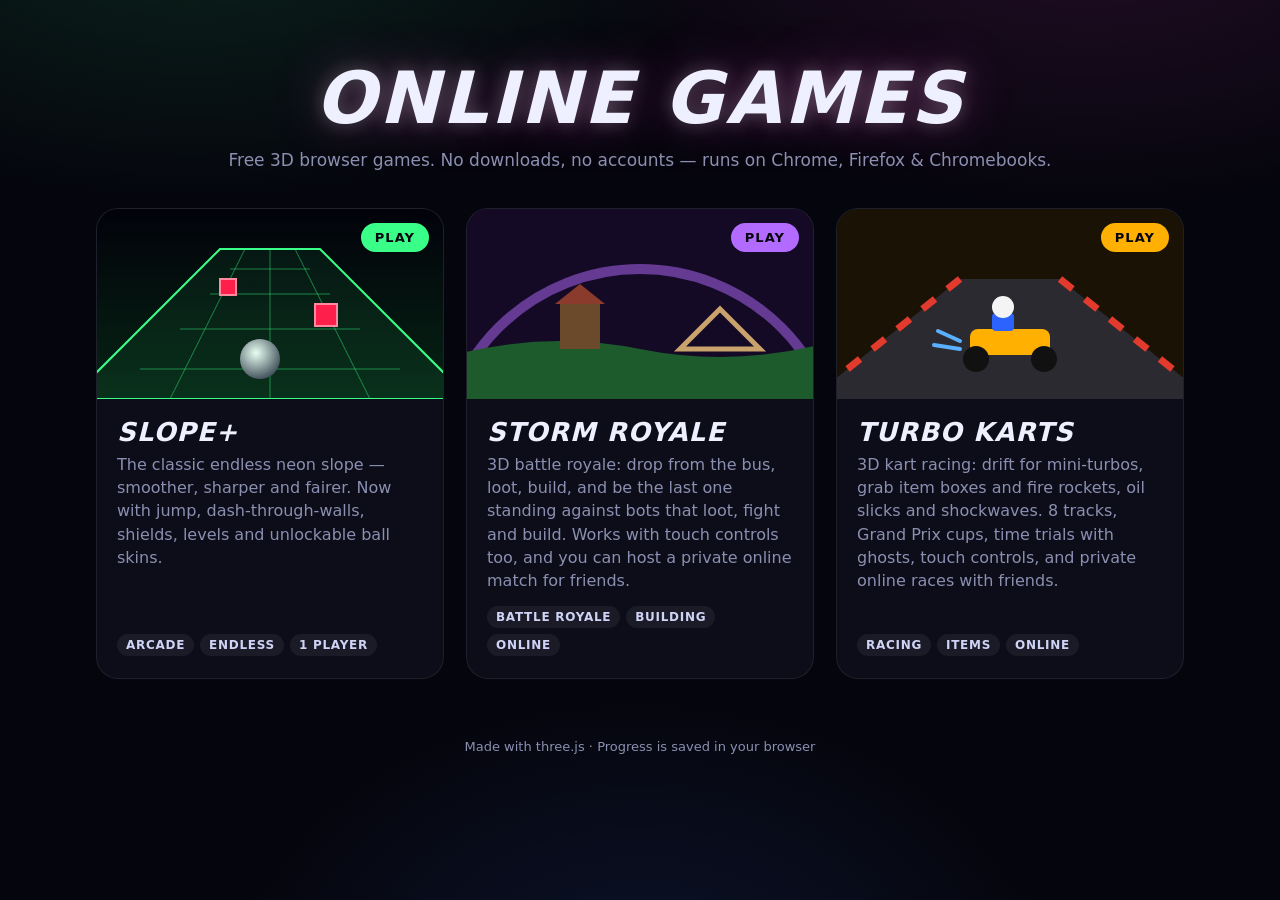
<file: index.html>
<!doctype html>
<html lang="en">
  <head>
    <meta charset="utf-8" />
    <meta name="viewport" content="width=device-width, initial-scale=1" />
    <title>Online Games Arcade</title>
    <meta name="description" content="Free browser games — no downloads, works on Chrome, Firefox and Chromebooks." />
    <meta name="theme-color" content="#05050d" />
    <link rel="icon" href="data:image/svg+xml,%3Csvg xmlns='http://www.w3.org/2000/svg' viewBox='0 0 64 64'%3E%3Crect width='64' height='64' rx='14' fill='%2305050d'/%3E%3Cpath d='M14 40h36M22 32v16M42 34a3 3 0 1 0 0.1 0M48 40a3 3 0 1 0 0.1 0' stroke='%23ff4fd8' stroke-width='5' stroke-linecap='round' fill='none'/%3E%3C/svg%3E" />
    <style>
      :root {
        --bg: #05050d;
        --card: #0d0d1a;
        --text: #eef0ff;
        --muted: #8b8fb0;
      }
      * {
        box-sizing: border-box;
      }
      html,
      body {
        margin: 0;
        min-height: 100%;
        background: var(--bg);
        color: var(--text);
        font-family: system-ui, -apple-system, 'Segoe UI', Roboto, Ubuntu, Arial, sans-serif;
      }
      body {
        background:
          radial-gradient(900px 500px at 15% -10%, rgba(57, 255, 136, 0.12), transparent 60%),
          radial-gradient(900px 500px at 85% -10%, rgba(255, 79, 216, 0.12), transparent 60%),
          radial-gradient(700px 500px at 50% 110%, rgba(61, 125, 255, 0.12), transparent 60%),
          var(--bg);
        min-height: 100vh;
      }
      header {
        text-align: center;
        padding: 56px 16px 18px;
      }
      h1 {
        margin: 0;
        font-size: clamp(38px, 7vw, 72px);
        font-weight: 900;
        font-style: italic;
        letter-spacing: 0.04em;
        text-shadow:
          0 0 18px rgba(255, 255, 255, 0.25),
          0 0 50px rgba(255, 79, 216, 0.35);
      }
      header p {
        color: var(--muted);
        margin: 10px 0 0;
        font-size: 17px;
      }
      main {
        max-width: 1120px;
        margin: 0 auto;
        padding: 20px 16px 60px;
        display: grid;
        grid-template-columns: repeat(auto-fit, minmax(300px, 1fr));
        gap: 22px;
      }
      .card {
        --c: #39ff88;
        position: relative;
        display: flex;
        flex-direction: column;
        border-radius: 22px;
        overflow: hidden;
        background: var(--card);
        border: 1px solid rgba(255, 255, 255, 0.08);
        text-decoration: none;
        color: inherit;
        transition:
          transform 0.15s ease,
          border-color 0.15s ease,
          box-shadow 0.2s ease;
      }
      .card:hover,
      .card:focus-visible {
        transform: translateY(-4px);
        border-color: var(--c);
        box-shadow: 0 0 40px color-mix(in srgb, var(--c) 35%, transparent);
        outline: none;
      }
      .art {
        height: 190px;
        position: relative;
        overflow: hidden;
      }
      .art svg {
        width: 100%;
        height: 100%;
        display: block;
      }
      .body {
        padding: 18px 20px 22px;
        flex: 1;
        display: flex;
        flex-direction: column;
      }
      .body h2 {
        margin: 0 0 6px;
        font-size: 26px;
        font-style: italic;
        letter-spacing: 0.04em;
      }
      .body p {
        margin: 0 0 14px;
        color: var(--muted);
        line-height: 1.45;
        flex: 1;
      }
      .tags {
        display: flex;
        flex-wrap: wrap;
        gap: 6px;
      }
      .tags span {
        font-size: 12px;
        font-weight: 700;
        letter-spacing: 0.06em;
        padding: 4px 9px;
        border-radius: 999px;
        background: rgba(255, 255, 255, 0.06);
        color: #cfd3f5;
      }
      .play {
        position: absolute;
        top: 14px;
        right: 14px;
        background: var(--c);
        color: #05050d;
        font-weight: 900;
        letter-spacing: 0.08em;
        border-radius: 999px;
        padding: 7px 14px;
        font-size: 13px;
      }
      .soon {
        opacity: 0.55;
        pointer-events: none;
      }
      .soon .play {
        background: #444;
        color: #ddd;
      }
      footer {
        text-align: center;
        color: var(--muted);
        font-size: 13px;
        padding: 0 16px 40px;
      }
    </style>
  </head>
  <body>
    <header>
      <h1>ONLINE GAMES</h1>
      <p>Free 3D browser games. No downloads, no accounts — runs on Chrome, Firefox &amp; Chromebooks.</p>
    </header>
    <main>
      <a class="card" href="slope/" style="--c: #39ff88">
        <div class="art">
          <svg viewBox="0 0 400 190" preserveAspectRatio="xMidYMid slice" aria-hidden="true">
            <defs>
              <linearGradient id="sg" x1="0" y1="0" x2="0" y2="1">
                <stop offset="0" stop-color="#02020a" />
                <stop offset="1" stop-color="#062414" />
              </linearGradient>
              <radialGradient id="sb" cx="0.4" cy="0.35" r="0.7">
                <stop offset="0" stop-color="#e9fff3" />
                <stop offset="1" stop-color="#3b4a55" />
              </radialGradient>
            </defs>
            <rect width="400" height="190" fill="url(#sg)" />
            <g stroke="#39ff88" stroke-width="2" fill="rgba(57,255,136,0.06)">
              <path d="M150 40 L250 40 L400 190 L0 190 Z" />
            </g>
            <g stroke="#39ff88" stroke-opacity="0.45" stroke-width="1">
              <path d="M200 40 L200 190 M175 40 L100 190 M225 40 L300 190 M160 60 L240 60 M140 85 L260 85 M110 120 L290 120 M70 160 L330 160" />
            </g>
            <rect x="245" y="95" width="22" height="22" fill="#ff1f4b" stroke="#ff8aa0" stroke-width="2" />
            <rect x="150" y="70" width="16" height="16" fill="#ff1f4b" stroke="#ff8aa0" stroke-width="2" />
            <circle cx="190" cy="150" r="20" fill="url(#sb)" />
          </svg>
          <span class="play">PLAY</span>
        </div>
        <div class="body">
          <h2>SLOPE+</h2>
          <p>The classic endless neon slope — smoother, sharper and fairer. Now with jump, dash-through-walls, shields, levels and unlockable ball skins.</p>
          <div class="tags"><span>ARCADE</span><span>ENDLESS</span><span>1 PLAYER</span></div>
        </div>
      </a>

      <a class="card" href="storm/" style="--c: #b36bff">
        <div class="art">
          <svg viewBox="0 0 400 190" preserveAspectRatio="xMidYMid slice" aria-hidden="true">
            <rect width="400" height="190" fill="#140a26" />
            <circle cx="200" cy="260" r="200" fill="none" stroke="#b36bff" stroke-width="10" stroke-opacity="0.5" />
            <path d="M0 150 Q100 120 200 140 T400 130 L400 190 L0 190Z" fill="#1d5a2c" />
            <rect x="120" y="95" width="40" height="45" fill="#6b4a2b" />
            <path d="M115 95 L140 75 L165 95Z" fill="#8a3b2b" />
            <path d="M240 140 L280 100 L320 140Z" fill="none" stroke="#c9a36b" stroke-width="5" />
          </svg>
          <span class="play">PLAY</span>
        </div>
        <div class="body">
          <h2>STORM ROYALE</h2>
          <p>3D battle royale: drop from the bus, loot, build, and be the last one standing against bots that loot, fight and build. Works with touch controls too, and you can host a private online match for friends.</p>
          <div class="tags"><span>BATTLE ROYALE</span><span>BUILDING</span><span>ONLINE</span></div>
        </div>
      </a>

      <a class="card" href="kart/" style="--c: #ffb000">
        <div class="art">
          <svg viewBox="0 0 400 190" preserveAspectRatio="xMidYMid slice" aria-hidden="true">
            <rect width="400" height="190" fill="#1a1204" />
            <path d="M0 190 L150 70 L250 70 L400 190Z" fill="#2a2a30" />
            <path d="M150 70 L0 190" stroke="#e23b2e" stroke-width="7" stroke-dasharray="16 16" />
            <path d="M250 70 L400 190" stroke="#e23b2e" stroke-width="7" stroke-dasharray="16 16" />
            <rect x="160" y="120" width="80" height="26" rx="8" fill="#ffb000" />
            <rect x="182" y="104" width="22" height="18" rx="4" fill="#2c63ff" />
            <circle cx="193" cy="98" r="11" fill="#f4f4f4" />
            <circle cx="166" cy="150" r="13" fill="#111" />
            <circle cx="234" cy="150" r="13" fill="#111" />
            <path d="M150 140 l-26 -4 M150 132 l-22 -10" stroke="#5ab0ff" stroke-width="4" stroke-linecap="round" />
          </svg>
          <span class="play">PLAY</span>
        </div>
        <div class="body">
          <h2>TURBO KARTS</h2>
          <p>3D kart racing: drift for mini-turbos, grab item boxes and fire rockets, oil slicks and shockwaves. 8 tracks, Grand Prix cups, time trials with ghosts, touch controls, and private online races with friends.</p>
          <div class="tags"><span>RACING</span><span>ITEMS</span><span>ONLINE</span></div>
        </div>
      </a>
    </main>
    <footer>Made with three.js · Progress is saved in your browser</footer>
  </body>
</html>
</file>
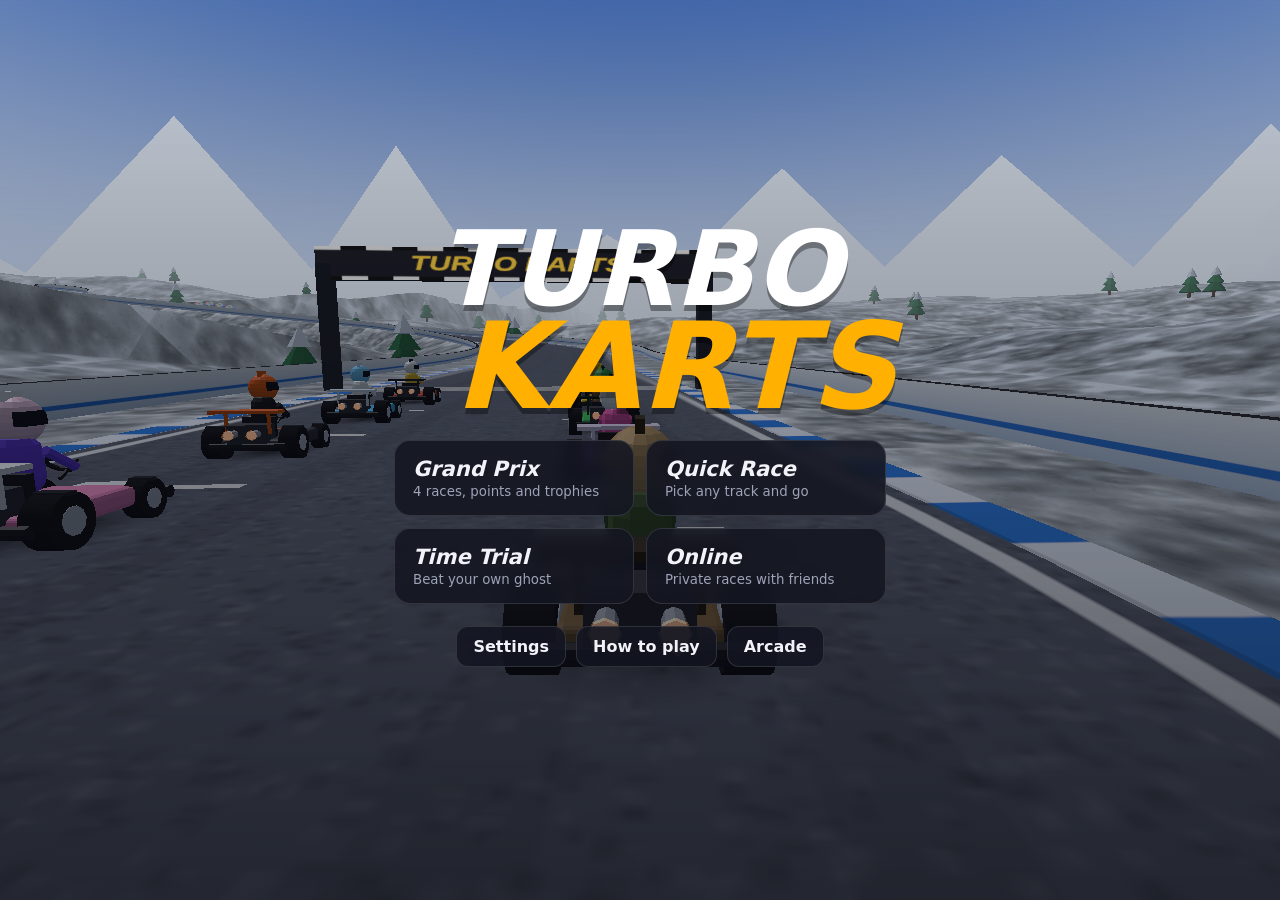
<file: kart/index.html>
<!doctype html>
<html lang="en">
  <head>
    <meta charset="utf-8" />
    <meta name="viewport" content="width=device-width, initial-scale=1, maximum-scale=1, user-scalable=no, viewport-fit=cover" />
    <meta name="theme-color" content="#14161f" />
    <meta name="mobile-web-app-capable" content="yes" />
    <meta name="apple-mobile-web-app-capable" content="yes" />
    <title>Turbo Karts</title>
    <meta name="description" content="Turbo Karts: a free 3D kart racer with drifting, items, 8 tracks, Grand Prix cups and private online races. Runs in the browser." />
    <link rel="icon" href="data:image/svg+xml,%3Csvg xmlns='http://www.w3.org/2000/svg' viewBox='0 0 64 64'%3E%3Crect width='64' height='64' rx='14' fill='%2314161f'/%3E%3Crect x='14' y='26' width='36' height='14' rx='4' fill='%23ffb000'/%3E%3Ccircle cx='20' cy='44' r='6' fill='%23fff'/%3E%3Ccircle cx='44' cy='44' r='6' fill='%23fff'/%3E%3C/svg%3E" />
    <link rel="stylesheet" href="css/kart.css" />
    <script type="importmap">
      { "imports": { "three": "../lib/three.module.min.js", "three/addons/": "../lib/addons/" } }
    </script>
    <script src="../lib/peerjs.min.js"></script>
  </head>
  <body>
    <canvas id="view"></canvas>
    <div id="loading" class="hidden"><div class="spin"></div><span id="loadingText">Building the track…</span></div>

    <!-- ====================================================== HUD -->
    <div id="hud" class="hidden">
      <div id="hudTL">
        <div id="place" class="p1"><span id="placeN">1</span><span id="placeS">st</span></div>
        <div id="lap">LAP <b id="lapN">1</b>/<span id="lapT">3</span></div>
      </div>
      <div id="ranking"></div>
      <div id="itemBox"><div id="itemIcon"></div><div id="itemCount"></div></div>
      <div id="hudTR">
        <div id="timer">0:00.000</div>
        <div id="laps"></div>
        <canvas id="minimap" width="180" height="180"></canvas>
      </div>
      <div id="speed"><b id="speedN">0</b> km/h</div>
      <div id="driftMeter"></div>
      <div id="count"></div>
      <div id="banner"></div>
      <div id="wrong" class="hidden">WRONG WAY</div>
      <div id="fps"></div>
      <button id="pauseBtn" aria-label="Pause">II</button>
    </div>

    <!-- ====================================================== touch controls -->
    <div id="touch" class="hidden">
      <div id="tSteerZone">
        <div id="tSteer"><div id="tSteerKnob"></div></div>
        <span class="hint">Drag left / right to steer</span>
      </div>
      <div id="tBtns">
        <button data-t="item" class="tb item">ITEM</button>
        <button data-t="drift" class="tb drift">DRIFT</button>
        <button data-t="brake" class="tb brake">BRAKE</button>
        <button data-t="gas" class="tb gas">GAS</button>
      </div>
    </div>

    <div id="rotate">Turn your device sideways for a wider view</div>

    <!-- ====================================================== menus -->
    <div id="menu">
      <section id="mMain" class="screen">
        <div class="logo"><span class="l1">TURBO</span><span class="l2">KARTS</span></div>
        <div class="mainBtns">
          <button data-go="gp" class="big"><b>Grand Prix</b><small>4 races, points and trophies</small></button>
          <button data-go="quick" class="big"><b>Quick Race</b><small>Pick any track and go</small></button>
          <button data-go="tt" class="big"><b>Time Trial</b><small>Beat your own ghost</small></button>
          <button data-go="online" class="big"><b>Online</b><small>Private races with friends</small></button>
        </div>
        <div class="row">
          <button data-go="settings">Settings</button>
          <button data-go="help">How to play</button>
          <a href="../" class="btn">Arcade</a>
        </div>
      </section>

      <section id="mSetup" class="screen hidden">
        <header><button class="back" data-go="main">‹ Back</button><h2 id="setupTitle">Quick Race</h2></header>
        <div class="cols">
          <div class="panel">
            <h3>Driver</h3>
            <div id="drivers" class="drivers"></div>
            <div id="driverStats" class="stats"></div>
          </div>
          <div class="panel">
            <h3 id="pickTitle">Track</h3>
            <div id="picks" class="picks"></div>
            <div class="opt" id="classOpt">
              <label>Engine</label>
              <div class="seg" id="clsSeg"><button data-v="50">50cc</button><button data-v="100">100cc</button><button data-v="150">150cc</button></div>
            </div>
            <div id="quickOpts">
              <div class="opt">
                <label>Laps</label>
                <div class="seg" id="lapSeg"><button data-v="1">1</button><button data-v="2">2</button><button data-v="3">3</button><button data-v="4">4</button><button data-v="5">5</button></div>
              </div>
              <div class="opt">
                <label>Racers <b id="racersV">8</b></label>
                <input type="range" id="racers" min="1" max="8" step="1" />
              </div>
              <div class="opt"><label><input type="checkbox" id="itemsOn" /> Items</label></div>
            </div>
            <p id="pickNote" class="note"></p>
          </div>
        </div>
        <button id="startBtn" class="go">Start</button>
      </section>

      <section id="mOnline" class="screen hidden">
        <header><button class="back" data-go="main">‹ Back</button><h2>Online</h2></header>
        <div class="tabs"><button data-tab="host" class="on">Host a race</button><button data-tab="join">Join a race</button></div>
        <div class="cols">
          <div class="panel">
            <div class="opt"><label>Your name</label><input id="onName" maxlength="14" placeholder="Player" /></div>
            <div class="opt"><label>Driver</label><select id="onDriver"></select></div>
            <div id="tabHost">
              <div class="opt"><label>Password</label><input id="hostPw" maxlength="24" placeholder="(none)" autocomplete="off" /></div>
              <p class="note">Your browser runs the race. Friends join with your address and the password.</p>
              <button id="hostOpen" class="go">Open server</button>
            </div>
            <div id="tabJoin" class="hidden">
              <div class="opt"><label>Server address</label><input id="joinAddr" placeholder="203.0.113.7:48213" autocomplete="off" /></div>
              <div class="opt"><label>Password</label><input id="joinPw" maxlength="24" autocomplete="off" /></div>
              <button id="joinGo" class="go">Join</button>
              <p id="joinStatus" class="note"></p>
            </div>
          </div>
          <div class="panel">
            <h3>Network</h3>
            <p class="note">Online races are peer to peer (WebRTC). Some school or office networks block that; if joining fails, try another network or set a TURN server below.</p>
            <details>
              <summary>Advanced</summary>
              <div class="opt"><label>PeerJS server (optional)</label><input id="advPeer" placeholder="peerjs.example.com:443" /></div>
              <div class="opt"><label>TURN server (optional)</label><input id="advTurn" placeholder="turn:turn.example.com:3478" /></div>
              <div class="opt"><label>TURN user / password</label><input id="advTurnUser" placeholder="user" /><input id="advTurnPass" placeholder="password" /></div>
            </details>
          </div>
        </div>
      </section>

      <section id="mLobby" class="screen hidden">
        <header><button class="back" id="lobbyLeave">‹ Leave</button><h2 id="lobbyTitle">Lobby</h2></header>
        <div class="cols">
          <div class="panel">
            <div id="hostInfo">
              <h3>Server address</h3>
              <div class="addrRow"><span id="hostAddr" class="addr" title="Click to hide / show">…</span><button id="copyAddr">Copy</button></div>
              <label class="check"><input type="checkbox" id="streamer" /> Streamer mode (hide the address)</label>
              <p id="hostNote" class="note"></p>
            </div>
            <h3>Racers</h3>
            <div id="lobbyList" class="lobbyList"></div>
          </div>
          <div class="panel" id="lobbyCfgPanel">
            <h3>Race</h3>
            <div id="lobbyCfg"></div>
            <div id="hostCfg">
              <div class="opt"><label>Track</label><select id="hostTrack"></select></div>
              <div class="opt">
                <label>Engine</label>
                <div class="seg" id="hostCls"><button data-v="50">50cc</button><button data-v="100">100cc</button><button data-v="150">150cc</button></div>
              </div>
              <div class="opt">
                <label>Laps</label>
                <div class="seg" id="hostLaps"><button data-v="1">1</button><button data-v="2">2</button><button data-v="3">3</button><button data-v="4">4</button><button data-v="5">5</button></div>
              </div>
              <div class="opt"><label>Computer racers <b id="hostBotsV">5</b></label><input type="range" id="hostBots" min="0" max="7" step="1" /></div>
              <div class="opt"><label><input type="checkbox" id="hostItems" /> Items</label></div>
            </div>
          </div>
        </div>
        <button id="hostStart" class="go">Start race</button>
        <p id="lobbyStatus" class="note center"></p>
      </section>

      <section id="mSettings" class="screen hidden">
        <header><button class="back" id="settingsBack">‹ Back</button><h2>Settings</h2></header>
        <div class="panel narrow">
          <div class="opt"><label>Your name</label><input id="setName" maxlength="14" placeholder="Player" /></div>
          <div class="opt">
            <label>Graphics</label>
            <div class="seg" id="setQuality"><button data-v="auto">Auto</button><button data-v="low">Low</button><button data-v="medium">Medium</button><button data-v="high">High</button></div>
          </div>
          <div class="opt"><label>Music</label><input type="range" id="setMusic" min="0" max="1" step="0.05" /></div>
          <div class="opt"><label>Sound effects</label><input type="range" id="setSfx" min="0" max="1" step="0.05" /></div>
          <div class="opt"><label>Camera distance</label><input type="range" id="setCam" min="0.8" max="1.4" step="0.05" /></div>
          <div class="opt"><label class="check"><input type="checkbox" id="setAutoGas" /> Auto-accelerate on touch screens</label></div>
          <div class="opt"><label class="check"><input type="checkbox" id="setFps" /> Show frame rate</label></div>
          <p class="note">Graphics changes apply from the next race.</p>
        </div>
      </section>

      <section id="mHelp" class="screen hidden">
        <header><button class="back" data-go="main">‹ Back</button><h2>How to play</h2></header>
        <div class="cols">
          <div class="panel">
            <h3>Controls</h3>
            <table class="keys">
              <tr><td>Steer</td><td><kbd>←</kbd><kbd>→</kbd> or <kbd>A</kbd><kbd>D</kbd></td></tr>
              <tr><td>Accelerate</td><td><kbd>↑</kbd> or <kbd>W</kbd></td></tr>
              <tr><td>Brake / reverse</td><td><kbd>↓</kbd> or <kbd>S</kbd></td></tr>
              <tr><td>Hop &amp; drift</td><td><kbd>Space</kbd> or <kbd>Shift</kbd> (hold)</td></tr>
              <tr><td>Use item</td><td><kbd>E</kbd>, <kbd>K</kbd> or <kbd>Enter</kbd></td></tr>
              <tr><td>Throw item back</td><td>hold <kbd>↓</kbd> while using it</td></tr>
              <tr><td>Look behind</td><td><kbd>Q</kbd> or <kbd>C</kbd></td></tr>
              <tr><td>Pause</td><td><kbd>Esc</kbd> or <kbd>P</kbd></td></tr>
            </table>
            <p class="note">Gamepads work too: A / RT gas, B / LT brake, LB / RB drift, X item, Y look back. On a phone or tablet drag on the left half of the screen to steer.</p>
          </div>
          <div class="panel">
            <h3>Tips</h3>
            <ul class="tips">
              <li><b>Drift:</b> hold drift while turning. Sparks go <span class="c1">blue</span>, then <span class="c2">orange</span>, then <span class="c3">purple</span>. Let go for a mini-turbo; the longer the drift, the bigger the boost.</li>
              <li><b>Rocket start:</b> press accelerate as the <b>2</b> disappears. Too early and you stall.</li>
              <li><b>Tricks:</b> press hop as you fly off a ramp for a boost when you land.</li>
              <li><b>Items:</b> drive through the <b>?</b> boxes. Nitro, rockets that bounce off the walls, homing rockets, oil slicks, a shield and a shockwave that spins out everyone ahead. The further back you are, the better the items.</li>
              <li>Orange chevrons on the road are boost pads. The grass and sand slow you down.</li>
            </ul>
          </div>
        </div>
      </section>
    </div>

    <!-- ====================================================== overlays -->
    <div id="pause" class="overlay hidden">
      <div class="card">
        <h2>Paused</h2>
        <button id="pResume" class="go">Resume</button>
        <button id="pRestart">Restart race</button>
        <button id="pSettings">Settings</button>
        <button id="pQuit">Quit to menu</button>
      </div>
    </div>

    <div id="results" class="overlay hidden">
      <div class="card wide">
        <h2 id="resTitle">Results</h2>
        <p id="resSub" class="note center"></p>
        <div id="trophy" class="hidden"></div>
        <table id="resTable"></table>
        <div class="row">
          <button id="resNext" class="go">Next race</button>
          <button id="resRetry">Race again</button>
          <button id="resMenu">Menu</button>
        </div>
      </div>
    </div>

    <script type="module" src="js/main.js"></script>
  </body>
</html>
</file>
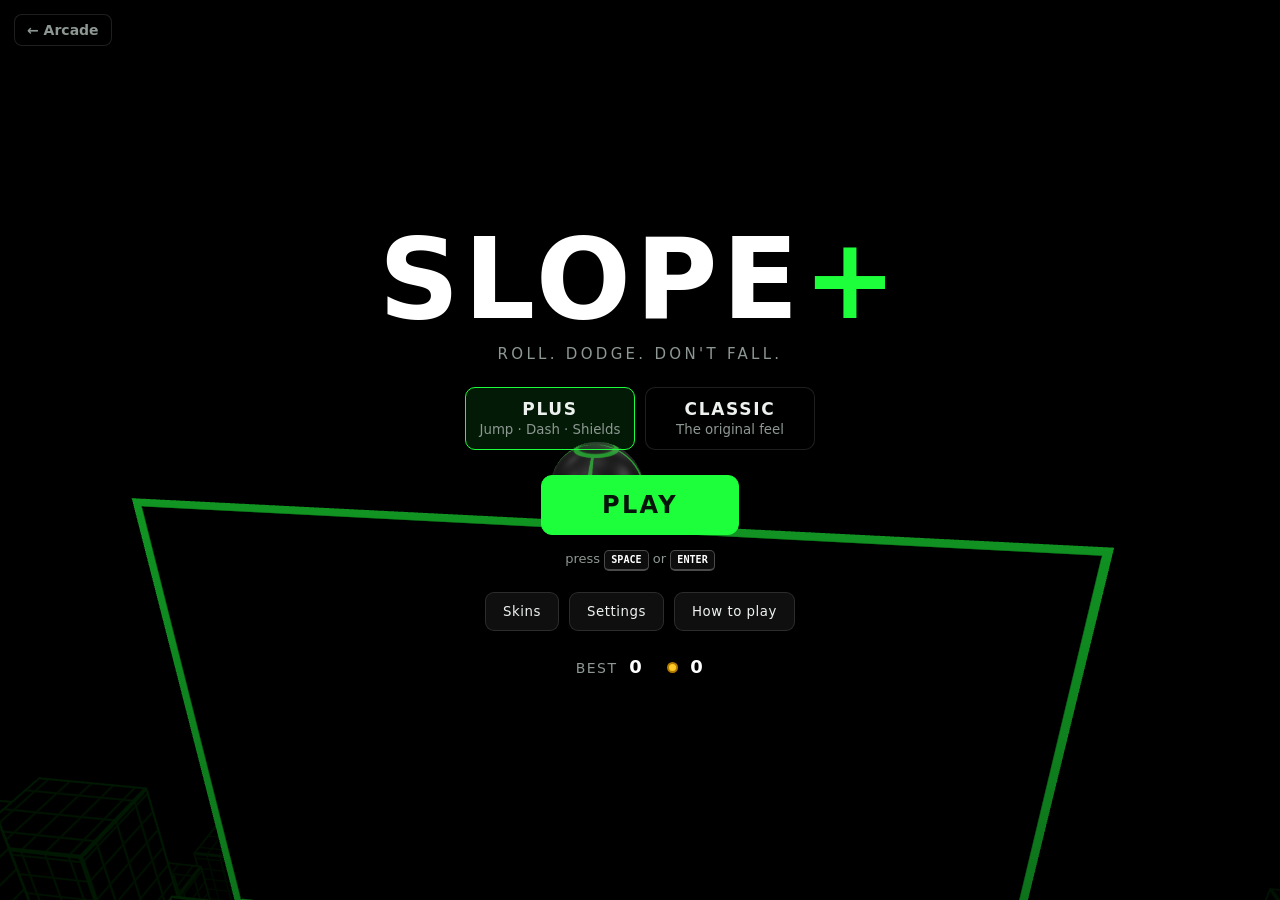
<file: slope/index.html>
<!doctype html>
<html lang="en">
  <head>
    <meta charset="utf-8" />
    <meta name="viewport" content="width=device-width, initial-scale=1, maximum-scale=1, user-scalable=no" />
    <title>Slope+</title>
    <meta name="description" content="Slope+ — roll down an endless neon slope. Jump, dash, dodge." />
    <meta name="theme-color" content="#02020a" />
    <link rel="icon" href="data:image/svg+xml,%3Csvg xmlns='http://www.w3.org/2000/svg' viewBox='0 0 64 64'%3E%3Crect width='64' height='64' rx='14' fill='%2302020a'/%3E%3Cpath d='M6 44 L58 20 L58 30 L6 54Z' fill='none' stroke='%2339ff88' stroke-width='3'/%3E%3Ccircle cx='24' cy='30' r='8' fill='%23cfe'/%3E%3C/svg%3E" />
    <link rel="stylesheet" href="style.css" />
    <script type="importmap">
      { "imports": { "three": "../lib/three.module.min.js", "three/addons/": "../lib/addons/" } }
    </script>
  </head>
  <body>
    <canvas id="c" tabindex="0"></canvas>

    <div id="loading" class="screen show">
      <div class="logo">SLOPE<em>+</em></div>
      <div class="loader"><i></i></div>
      <p class="muted" id="loading-msg">Loading…</p>
    </div>

    <div id="menu" class="screen">
      <a class="back" href="../">← Arcade</a>
      <div class="logo big">SLOPE<em>+</em></div>
      <p class="tagline">Roll. Dodge. Don't fall.</p>
      <div class="mode-switch" role="radiogroup" aria-label="Game mode">
        <button data-mode="plus" class="mode">
          <b>PLUS</b>
          <small>Jump · Dash · Shields</small>
        </button>
        <button data-mode="classic" class="mode">
          <b>CLASSIC</b>
          <small>The original feel</small>
        </button>
      </div>
      <button id="btn-play" class="btn primary huge">PLAY</button>
      <p class="hint muted desk-only">press <kbd>SPACE</kbd> or <kbd>ENTER</kbd></p>
      <div class="row">
        <button class="btn" id="btn-skins">Skins</button>
        <button class="btn" id="btn-settings">Settings</button>
        <button class="btn" id="btn-help">How to play</button>
      </div>
      <div class="stats">
        <span>BEST <b id="menu-best">0</b></span>
        <span class="gem-count"><i class="gem-ico"></i> <b id="menu-gems">0</b></span>
      </div>
    </div>

    <div id="hud">
      <div id="hud-top">
        <div id="hud-best">BEST <b>0</b></div>
        <div id="hud-center">
          <canvas id="hud-score" aria-label="Score"></canvas>
          <div id="hud-sub"><span id="hud-level">LEVEL 1</span> · <span id="hud-speed">0</span> km/h</div>
        </div>
        <div id="hud-right">
          <div id="hud-gems"><i class="gem-ico"></i> <b>0</b></div>
          <button id="btn-pause" class="icon-btn" aria-label="Pause"><i></i><i></i></button>
        </div>
      </div>
      <div id="hud-powers"></div>
      <div id="hud-abilities">
        <div class="ab" id="ab-jump"><span class="lbl">JUMP</span><span class="bar"><i></i></span><kbd class="desk-only">SPACE</kbd></div>
        <div class="ab" id="ab-dash"><span class="lbl">DASH</span><span class="bar"><i></i></span><kbd class="desk-only">SHIFT</kbd></div>
        <div class="ab" id="ab-shield"><span class="lbl">SHIELD</span></div>
      </div>
    </div>

    <div id="banner"></div>

    <div id="pause" class="screen dim">
      <div class="panel">
        <h2>PAUSED</h2>
        <button class="btn primary" id="btn-resume">Resume</button>
        <button class="btn" id="btn-restart">Restart <kbd>R</kbd></button>
        <button class="btn" id="btn-pause-settings">Settings</button>
        <button class="btn" id="btn-quit">Main menu</button>
      </div>
    </div>

    <div id="over" class="screen dim">
      <div class="panel">
        <h2 id="over-title">GAME OVER</h2>
        <p id="over-cause" class="muted"></p>
        <div class="score-big" id="over-score">0</div>
        <div id="over-newbest" class="badge">NEW BEST!</div>
        <div class="grid2">
          <div><small>BEST</small><b id="over-best">0</b></div>
          <div><small>COINS</small><b id="over-gems">+0</b></div>
          <div><small>DISTANCE</small><b id="over-dist">0 m</b></div>
          <div><small>TIME</small><b id="over-time">0s</b></div>
        </div>
        <button class="btn primary huge" id="btn-retry">RETRY</button>
        <p class="hint muted desk-only">press <kbd>SPACE</kbd> / <kbd>R</kbd> to retry · <kbd>ESC</kbd> for menu</p>
        <button class="btn" id="btn-over-menu">Main menu</button>
      </div>
    </div>

    <div id="modal" class="screen dim">
      <div class="panel wide">
        <button class="close" id="modal-close" aria-label="Close">✕</button>
        <section data-panel="settings">
          <h2>SETTINGS</h2>
          <label class="field"><span>Graphics</span>
            <select id="set-quality">
              <option value="auto">Auto (recommended)</option>
              <option value="low">Low — fastest</option>
              <option value="medium">Medium</option>
              <option value="high">High — sharpest</option>
            </select>
          </label>
          <label class="field"><span>Music</span><input type="range" id="set-music" min="0" max="1" step="0.05" /></label>
          <label class="field"><span>Sound effects</span><input type="range" id="set-sfx" min="0" max="1" step="0.05" /></label>
          <label class="field"><span>Steering sensitivity</span><input type="range" id="set-sens" min="0.6" max="1.5" step="0.05" /></label>
          <label class="field check"><input type="checkbox" id="set-shake" /><span>Camera shake</span></label>
          <label class="field check"><input type="checkbox" id="set-fps" /><span>Show FPS</span></label>
          <button class="btn danger small" id="btn-reset">Reset all progress</button>
        </section>
        <section data-panel="skins">
          <h2>BALL SKINS</h2>
          <p class="muted">Collect <i class="gem-ico"></i> coins on the track to unlock skins. You have <b id="skins-gems">0</b>.</p>
          <div id="skin-grid"></div>
        </section>
        <section data-panel="help">
          <h2>HOW TO PLAY</h2>
          <div class="help">
            <p>Your ball rolls down an endless slope through a city of neon towers. Steer to stay on the rooftops and avoid anything <b class="red">red</b>. Every obstacle you get through is a point. Each one is its own building with a drop before it, ramps launch you across the bigger gaps, and each speed tunnel makes you a lot faster. On tilted roofs, stay on the high side.</p>
            <table>
              <tr><td><kbd>A</kbd> <kbd>D</kbd> / <kbd>←</kbd> <kbd>→</kbd></td><td>Steer</td></tr>
              <tr><td><kbd>SPACE</kbd> / <kbd>W</kbd> / <kbd>↑</kbd></td><td>Jump <span class="muted">(Plus mode)</span></td></tr>
              <tr><td><kbd>SHIFT</kbd> / <kbd>S</kbd> / <kbd>↓</kbd></td><td>Dash — a quick burst that lets you <b>phase through red</b> for a moment. Hold a direction to side-step. Works in the air too.</td></tr>
              <tr><td><kbd>ESC</kbd> / <kbd>P</kbd></td><td>Pause</td></tr>
              <tr><td><kbd>R</kbd></td><td>Quick restart</td></tr>
              <tr><td><kbd>M</kbd></td><td>Mute</td></tr>
            </table>
            <p><b>Plus mode</b> adds gaps you must jump, hurdles, dash-gates you can only pass by phasing, and blue shields that save you from one hit.</p>
            <p><b>Classic mode</b> is the original: steering only, every section can be survived without jumping.</p>
            <p><b>Secrets:</b> watch for a <b>gold</b> strip on the right of an obstacle's first rooftop. Steer onto it and a gold road takes you round the obstacle, with coins all the way, then drops you back onto the track (follow the coins). The green roof over a red tunnel and the outside of a speed tunnel are rideable too. In Plus the secret spots hold power-ups: shield, coin magnet, 2x points and slow-mo.</p>
            <p><b>Phones &amp; tablets:</b> hold the left or right half of the screen to steer. Swipe up to jump, swipe down to dash (or use the buttons). Gamepads work too.</p>
          </div>
        </section>
      </div>
    </div>

    <div id="touch">
      <div class="tz-hint left">‹ STEER</div>
      <div class="tz-hint right">STEER ›</div>
      <button id="tb-dash">DASH</button>
      <button id="tb-jump">JUMP</button>
    </div>

    <div id="fps"></div>
    <div id="err" class="screen">
      <div class="panel">
        <h2>Can't start the game</h2>
        <p id="err-msg"></p>
        <p class="muted">Try Chrome or Firefox, and make sure hardware acceleration is enabled (chrome://settings/system → "Use graphics acceleration when available").</p>
        <a class="btn" href="../">← Back to the arcade</a>
      </div>
    </div>

    <script type="module" src="js/main.js"></script>
    <script>
      // If the module never starts (very old browser, blocked file, script error) show a helpful message.
      setTimeout(function () {
        if (window.__slopeStarted) return;
        var e = document.getElementById('err');
        document.getElementById('err-msg').textContent = 'The game failed to load. Your browser may be too old, or a file was blocked by a filter.';
        var l = document.getElementById('loading');
        if (l) l.className = 'screen';
        e.className = 'screen show';
      }, 9000);
    </script>
  </body>
</html>
</file>
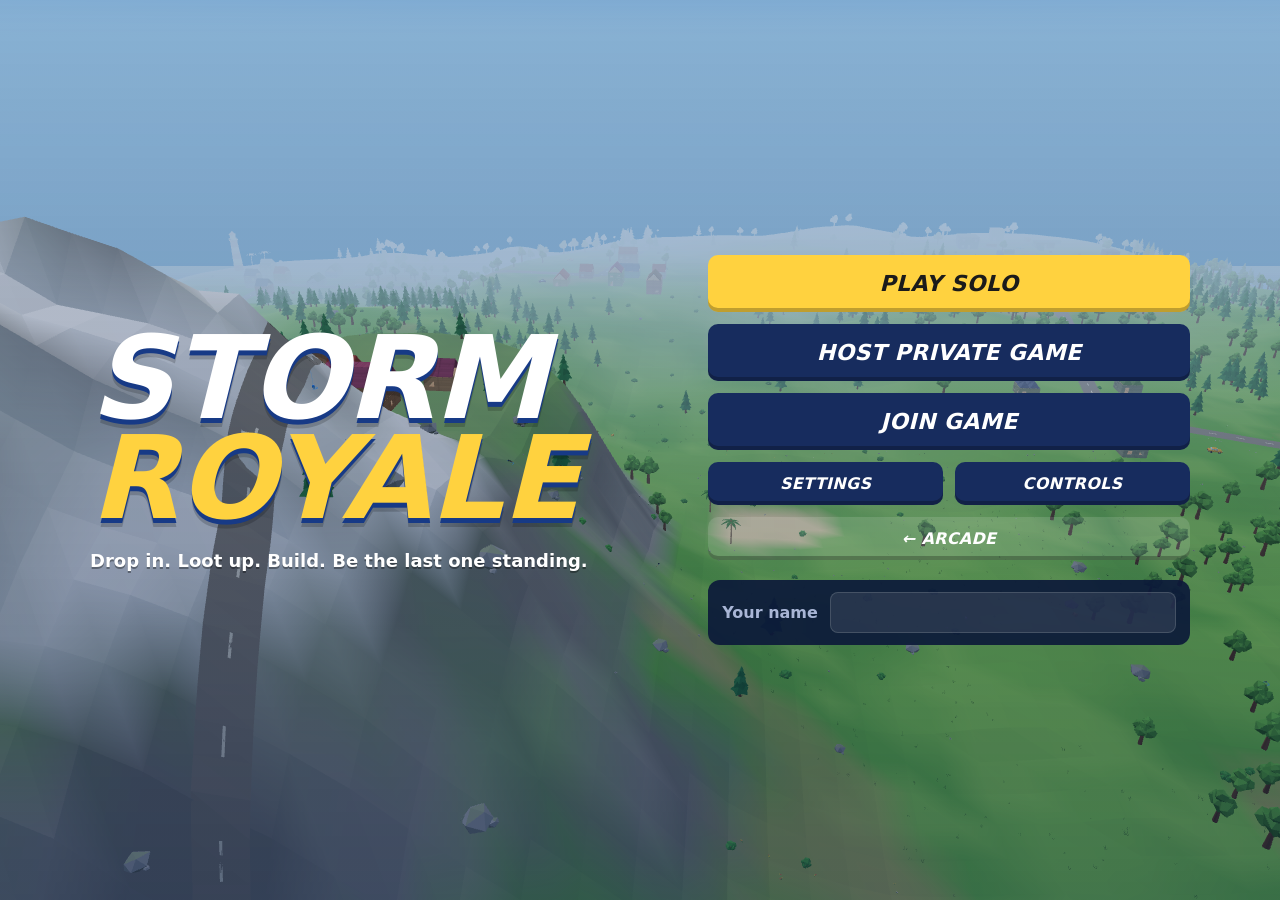
<file: storm/index.html>
<!doctype html>
<html lang="en">
  <head>
    <meta charset="utf-8" />
    <meta name="viewport" content="width=device-width, initial-scale=1, maximum-scale=1, user-scalable=no, viewport-fit=cover" />
    <meta name="theme-color" content="#1b3f8f" />
    <meta name="mobile-web-app-capable" content="yes" />
    <meta name="apple-mobile-web-app-capable" content="yes" />
    <title>Storm Royale</title>
    <meta name="description" content="Storm Royale: a free 3D battle royale with building, bots and private online games. Runs in the browser." />
    <link rel="icon" href="data:image/svg+xml,%3Csvg xmlns='http://www.w3.org/2000/svg' viewBox='0 0 64 64'%3E%3Crect width='64' height='64' rx='14' fill='%231b3f8f'/%3E%3Cpath d='M18 46 L32 14 L46 46 L32 38 Z' fill='%23ffd23f'/%3E%3C/svg%3E" />
    <link rel="stylesheet" href="css/storm.css" />
    <script type="importmap">
      { "imports": { "three": "../lib/three.module.min.js", "three/addons/": "../lib/addons/" } }
    </script>
    <script src="../lib/peerjs.min.js"></script>
  </head>
  <body>
    <canvas id="view"></canvas>

    <!-- ====================================================== HUD -->
    <div id="hud" class="hidden">
      <div id="stormTint"></div>
      <div id="hurtFx"></div>
      <div id="scope" class="hidden"><div class="scope-ring"></div></div>
      <div id="dmgDirs"></div>
      <div id="nums"></div>

      <div id="topRight">
        <canvas id="minimap" width="200" height="200"></canvas>
        <div id="infoRow">
          <div class="info" id="stormInfo"><span class="ico ico-storm"></span><span id="stormTimer">0:00</span></div>
          <div class="info"><span class="ico ico-players"></span><span id="aliveCount">0</span></div>
          <div class="info"><span class="ico ico-kills"></span><span id="killCount">0</span></div>
        </div>
        <div id="stormMsg"></div>
      </div>

      <div id="killfeed"></div>
      <div id="alerts"></div>
      <div id="bigMsg" class="hidden"></div>

      <div id="crosshair"><i class="ch-t"></i><i class="ch-b"></i><i class="ch-l"></i><i class="ch-r"></i><i class="ch-dot"></i></div>
      <div id="hitmarker" class="hidden"><i></i><i></i><i></i><i></i></div>
      <div id="prompt" class="hidden"><span class="key" id="promptKey">E</span><span id="promptText"></span></div>
      <div id="progress" class="hidden"><div id="progressLabel"></div><div class="bar"><div id="progressFill"></div></div></div>
      <div id="pieceHp" class="hidden"><div class="bar"><div id="pieceHpFill"></div></div><span id="pieceHpText"></span></div>

      <div id="vitals">
        <div class="vbar shield"><div class="fill" id="shieldFill"></div><span id="shieldText">0</span></div>
        <div class="vbar health"><div class="fill" id="healthFill"></div><span id="healthText">100</span></div>
      </div>

      <div id="bottomRight">
        <div id="pickups"></div>
        <div id="resources">
          <div class="res" data-m="0"><span class="mat wood"></span><span id="mat0">0</span></div>
          <div class="res" data-m="1"><span class="mat brick"></span><span id="mat1">0</span></div>
          <div class="res" data-m="2"><span class="mat metal"></span><span id="mat2">0</span></div>
          <div class="res ammo"><span class="ammo-dot"></span><span id="ammoReserve">0</span></div>
        </div>
        <div id="hotbar"></div>
        <div id="buildbar" class="hidden"></div>
      </div>

      <div id="spectate" class="hidden">
        <div class="spec-label">SPECTATING</div>
        <div id="specName"></div>
        <div class="spec-hint" id="specHint">Click / Space for next player</div>
      </div>
      <div id="lockHint" class="hidden">Click to aim with the mouse</div>
      <div id="busHint" class="hidden"><span class="key">SPACE</span> <span id="busText">Jump from the bus</span></div>
      <div id="fps" class="hidden"></div>
      <div id="netStatus" class="hidden"></div>
    </div>

    <!-- ====================================================== touch controls -->
    <div id="touch" class="hidden">
      <div id="joyZone"><div id="joyBase"><div id="joyKnob"></div></div></div>
      <div id="lookZone"></div>
      <button class="tbtn big" id="tFire" data-a="fire">FIRE</button>
      <button class="tbtn" id="tFire2" data-a="fire">FIRE</button>
      <button class="tbtn" id="tAim" data-a="aim">AIM</button>
      <button class="tbtn" id="tJump" data-a="jump">JUMP</button>
      <button class="tbtn" id="tCrouch" data-a="crouch">CROUCH</button>
      <button class="tbtn" id="tReload" data-a="reload">RELOAD</button>
      <button class="tbtn" id="tBuild" data-a="build">BUILD</button>
      <button class="tbtn hidden" id="tUse" data-a="use">USE</button>
      <div id="tPieces" class="hidden">
        <button class="tbtn piece" data-a="p0">WALL</button>
        <button class="tbtn piece" data-a="p1">FLOOR</button>
        <button class="tbtn piece" data-a="p2">STAIRS</button>
        <button class="tbtn piece" data-a="p3">ROOF</button>
        <button class="tbtn piece" data-a="rotate">ROTATE</button>
        <button class="tbtn piece" data-a="mat">MAT</button>
      </div>
      <button class="tbtn small" id="tMap" data-a="map">MAP</button>
      <button class="tbtn small" id="tPause" data-a="pause">II</button>
    </div>

    <!-- ====================================================== full map -->
    <div id="fullmap" class="hidden">
      <canvas id="bigmap" width="900" height="900"></canvas>
      <div class="map-hint">M / tap to close</div>
    </div>

    <!-- ====================================================== menus -->
    <div id="menu">
      <div id="menuMain" class="screen">
        <div class="brand">
          <div class="logo">STORM<br /><span>ROYALE</span></div>
          <div class="tagline">Drop in. Loot up. Build. Be the last one standing.</div>
        </div>
        <div class="main-buttons">
          <button class="btn primary" data-go="solo">PLAY SOLO</button>
          <button class="btn" data-go="host">HOST PRIVATE GAME</button>
          <button class="btn" data-go="join">JOIN GAME</button>
          <div class="row2">
            <button class="btn small" data-go="settings">SETTINGS</button>
            <button class="btn small" data-go="controls">CONTROLS</button>
          </div>
          <a class="btn small ghost" href="../">&#8592; ARCADE</a>
        </div>
        <div class="name-box">
          <label>Your name <input id="playerName" maxlength="16" autocomplete="off" spellcheck="false" /></label>
        </div>
      </div>

      <div id="menuSolo" class="screen panel hidden">
        <h2>PLAY SOLO</h2>
        <div class="form">
          <label>Bots <span class="val" id="soloBotsVal">24</span><input type="range" id="soloBots" min="0" max="59" value="24" /></label>
          <label>Bot difficulty <select id="soloDiff"><option value="0">Easy</option><option value="1">Normal</option><option value="2">Hard</option></select></label>
          <label>Loot <select id="soloLoot"><option value="scarce">Scarce</option><option value="normal">Normal</option><option value="plentiful">Plentiful</option><option value="legendary">Legendary only</option></select></label>
          <label>Storm speed <select id="soloStorm"><option value="slow">Slow</option><option value="normal">Normal</option><option value="fast">Fast</option></select></label>
        </div>
        <div class="actions">
          <button class="btn ghost" data-go="main">BACK</button>
          <button class="btn primary" id="soloStart">START MATCH</button>
        </div>
      </div>

      <div id="menuHost" class="screen panel wide hidden">
        <h2>HOST PRIVATE GAME</h2>
        <div class="host-grid">
          <div class="host-col">
            <div class="addr-box">
              <div class="addr-label">SERVER ADDRESS</div>
              <div class="addr-row">
                <code id="hostAddr">starting&#8230;</code>
                <button class="btn tiny" id="hostShow">SHOW</button>
                <button class="btn tiny" id="hostCopy">COPY</button>
                <button class="btn tiny hidden" id="hostRetry">RETRY</button>
              </div>
              <div class="addr-status" id="hostStatus">Opening server&#8230;</div>
            </div>
            <div class="form">
              <label>Password <input id="hostPw" maxlength="32" autocomplete="off" placeholder="(none)" /></label>
              <label>Bots <span class="val" id="hostBotsVal">20</span><input type="range" id="hostBots" min="0" max="59" value="20" /></label>
              <label>Loot rarity <select id="hostLoot"><option value="scarce">Scarce</option><option value="normal">Normal</option><option value="plentiful">Plentiful</option><option value="legendary">Legendary only</option></select></label>
              <label>Max players <select id="hostMax"><option>2</option><option>4</option><option selected>8</option><option>12</option><option>16</option></select></label>
              <label>Bot difficulty <select id="hostDiff"><option value="0">Easy</option><option value="1">Normal</option><option value="2">Hard</option></select></label>
              <label>Storm speed <select id="hostStorm"><option value="slow">Slow</option><option value="normal">Normal</option><option value="fast">Fast</option></select></label>
            </div>
            <details class="adv">
              <summary>Advanced connection settings</summary>
              <div class="form">
                <label>Signaling server (PeerJS) <input id="advPeer" placeholder="default: PeerJS cloud" autocomplete="off" /></label>
                <label>TURN server <input id="advTurn" placeholder="turn:host:3478 (optional)" autocomplete="off" /></label>
                <label>TURN user <input id="advTurnUser" autocomplete="off" /></label>
                <label>TURN password <input id="advTurnPass" type="password" autocomplete="off" /></label>
              </div>
            </details>
          </div>
          <div class="host-col">
            <div class="lobby-title">PLAYERS <span id="hostCount">0</span></div>
            <ul id="hostLobby" class="lobby"></ul>
            <p class="note">The match runs on this computer. Friends join with the address and password over the internet (peer-to-peer). Some school or office networks block peer-to-peer connections.</p>
          </div>
        </div>
        <div class="actions">
          <button class="btn ghost" id="hostBack">CLOSE SERVER</button>
          <button class="btn primary" id="hostStart">START MATCH</button>
        </div>
      </div>

      <div id="menuJoin" class="screen panel hidden">
        <h2>JOIN GAME</h2>
        <div class="form">
          <label>Server address <input id="joinAddr" placeholder="203.0.113.7:48213" autocomplete="off" spellcheck="false" /></label>
          <label>Password <input id="joinPw" type="password" autocomplete="off" /></label>
          <label>Your name <input id="joinName" maxlength="16" autocomplete="off" spellcheck="false" /></label>
        </div>
        <details class="adv">
          <summary>Advanced connection settings</summary>
          <div class="form">
            <label>Signaling server (PeerJS) <input id="advPeer2" placeholder="default: PeerJS cloud" autocomplete="off" /></label>
            <label>TURN server <input id="advTurn2" placeholder="turn:host:3478 (optional)" autocomplete="off" /></label>
            <label>TURN user <input id="advTurnUser2" autocomplete="off" /></label>
            <label>TURN password <input id="advTurnPass2" type="password" autocomplete="off" /></label>
          </div>
        </details>
        <div class="status" id="joinStatus"></div>
        <div class="actions">
          <button class="btn ghost" data-go="main">BACK</button>
          <button class="btn primary" id="joinGo">JOIN</button>
        </div>
      </div>

      <div id="menuLobby" class="screen panel hidden">
        <h2>LOBBY</h2>
        <div class="lobby-info" id="lobbyInfo"></div>
        <ul id="clientLobby" class="lobby"></ul>
        <div class="status">Waiting for the host to start the match&#8230;</div>
        <div class="actions">
          <button class="btn ghost" id="lobbyLeave">LEAVE</button>
        </div>
      </div>

      <div id="menuSettings" class="screen panel hidden">
        <h2>SETTINGS</h2>
        <div class="form two">
          <label>Mouse sensitivity <span class="val" id="setSensVal"></span><input type="range" id="setSens" min="0.2" max="3" step="0.05" /></label>
          <label>Aim (ADS) sensitivity <span class="val" id="setAdsVal"></span><input type="range" id="setAds" min="0.2" max="1.5" step="0.05" /></label>
          <label>Touch look sensitivity <span class="val" id="setTouchVal"></span><input type="range" id="setTouch" min="0.3" max="3" step="0.05" /></label>
          <label>Field of view <span class="val" id="setFovVal"></span><input type="range" id="setFov" min="70" max="110" step="1" /></label>
          <label>Graphics <select id="setQuality"><option value="auto">Auto</option><option value="low">Low</option><option value="medium">Medium</option><option value="high">High</option></select></label>
          <label>Volume <span class="val" id="setVolVal"></span><input type="range" id="setVol" min="0" max="1" step="0.05" /></label>
          <label class="check"><input type="checkbox" id="setInvert" /> Invert look Y</label>
          <label class="check"><input type="checkbox" id="setFps" /> Show FPS</label>
          <label class="check"><input type="checkbox" id="setAutoFire" /> Touch: auto-fire on target</label>
          <label class="check"><input type="checkbox" id="setStreamer" /> Streamer mode (hide server address)</label>
        </div>
        <div class="actions">
          <button class="btn primary" id="setDone">DONE</button>
        </div>
      </div>

      <div id="menuControls" class="screen panel wide hidden">
        <h2>CONTROLS</h2>
        <div class="controls-grid">
          <div>
            <h3>Keyboard &amp; mouse</h3>
            <table class="keys">
              <tr><td>Move</td><td><kbd>W</kbd><kbd>A</kbd><kbd>S</kbd><kbd>D</kbd></td></tr>
              <tr><td>Look / aim</td><td>Mouse (click the game to lock the cursor)</td></tr>
              <tr><td>Fire / place build</td><td>Left mouse</td></tr>
              <tr><td>Aim down sights</td><td>Right mouse</td></tr>
              <tr><td>Jump / deploy glider / leave bus</td><td><kbd>Space</kbd></td></tr>
              <tr><td>Sprint</td><td><kbd>Shift</kbd> (hold)</td></tr>
              <tr><td>Crouch</td><td><kbd>C</kbd></td></tr>
              <tr><td>Reload</td><td><kbd>R</kbd></td></tr>
              <tr><td>Interact (loot, chests)</td><td><kbd>E</kbd></td></tr>
              <tr><td>Pickaxe</td><td><kbd>1</kbd></td></tr>
              <tr><td>Inventory slots</td><td><kbd>2</kbd>&#8211;<kbd>6</kbd>, mouse wheel</td></tr>
              <tr><td>Wall / Floor / Stairs / Roof</td><td><kbd>Q</kbd> <kbd>Z</kbd> <kbd>X</kbd> <kbd>V</kbd></td></tr>
              <tr><td>Build mode on/off</td><td><kbd>B</kbd> or <kbd>F</kbd></td></tr>
              <tr><td>Rotate piece (build mode)</td><td><kbd>R</kbd> or <kbd>G</kbd></td></tr>
              <tr><td>Change material (build mode)</td><td>Right mouse or <kbd>T</kbd></td></tr>
              <tr><td>Map</td><td><kbd>M</kbd></td></tr>
              <tr><td>Pause / release mouse</td><td><kbd>Esc</kbd> or <kbd>P</kbd></td></tr>
            </table>
          </div>
          <div>
            <h3>Touch</h3>
            <table class="keys">
              <tr><td>Move</td><td>Left thumb joystick (push to the edge to sprint)</td></tr>
              <tr><td>Look</td><td>Drag anywhere on the right side</td></tr>
              <tr><td>Fire</td><td>FIRE (hold; drag it to aim while shooting)</td></tr>
              <tr><td>Aim / jump / crouch / reload</td><td>AIM, JUMP, CROUCH, RELOAD</td></tr>
              <tr><td>Loot &amp; chests</td><td>USE (appears when something is close)</td></tr>
              <tr><td>Build</td><td>BUILD, then WALL / FLOOR / STAIRS / ROOF and PLACE</td></tr>
              <tr><td>Weapons</td><td>Tap the hotbar</td></tr>
              <tr><td>Map / pause</td><td>MAP, II</td></tr>
            </table>
            <h3>Tips</h3>
            <ul class="tips">
              <li>Shields absorb damage first. The storm and falls ignore shields.</li>
              <li>Hit trees, walls and cars with the pickaxe to collect wood, brick and metal.</li>
              <li>Golden chests always hold a weapon. Eliminated players drop everything.</li>
              <li>Stay inside the white circle on the map when the storm closes in.</li>
            </ul>
          </div>
        </div>
        <div class="actions">
          <button class="btn primary" data-go="back">BACK</button>
        </div>
      </div>

      <div id="menuLoading" class="screen hidden">
        <div class="loading-box">
          <div class="spinner"></div>
          <div id="loadingText">Loading&#8230;</div>
        </div>
      </div>
    </div>

    <!-- ====================================================== overlays -->
    <div id="pause" class="overlay hidden">
      <div class="panel">
        <h2>PAUSED</h2>
        <p class="sub" id="pauseSub">The match keeps running.</p>
        <div class="stack">
          <button class="btn primary" id="pauseResume">RESUME</button>
          <button class="btn" id="pauseSettings">SETTINGS</button>
          <button class="btn" id="pauseControls">CONTROLS</button>
          <button class="btn ghost" id="pauseLeave">LEAVE MATCH</button>
        </div>
      </div>
    </div>

    <div id="results" class="overlay hidden">
      <div class="panel results">
        <div class="place" id="resPlace">#1</div>
        <div class="res-title" id="resTitle">STORM CHAMPION</div>
        <div class="res-sub" id="resSub"></div>
        <div class="res-stats">
          <div><b id="resKills">0</b><span>ELIMINATIONS</span></div>
          <div><b id="resDmg">0</b><span>DAMAGE</span></div>
          <div><b id="resTime">0:00</b><span>SURVIVED</span></div>
        </div>
        <ol class="res-top" id="resTop"></ol>
        <div class="stack row">
          <button class="btn" id="resSpectate">SPECTATE</button>
          <button class="btn primary" id="resAgain">PLAY AGAIN</button>
          <button class="btn ghost" id="resMenu">MAIN MENU</button>
        </div>
      </div>
    </div>

    <div id="rotate" class="overlay hidden">
      <div class="rotate-box">
        <div class="phone"></div>
        <p>Turn your device sideways to play</p>
      </div>
    </div>

    <div id="fatal" class="overlay hidden">
      <div class="panel">
        <h2>CAN'T START THE GAME</h2>
        <p id="fatalText">Your browser could not start WebGL.</p>
        <div class="stack"><a class="btn" href="../">BACK TO ARCADE</a></div>
      </div>
    </div>

    <div id="toast" class="hidden"></div>

    <script type="module" src="js/main.js"></script>
  </body>
</html>
</file>
<file: kart/css/kart.css>
:root {
  --bg: #14161f;
  --panel: rgba(20, 22, 33, 0.88);
  --panel2: rgba(255, 255, 255, 0.06);
  --line: rgba(255, 255, 255, 0.12);
  --text: #f2f3f8;
  --muted: #9ea3b8;
  --accent: #ffb000;
  --accent2: #ff5a36;
  --good: #3fd17a;
  --font: system-ui, -apple-system, 'Segoe UI', Roboto, Ubuntu, Arial, sans-serif;
}
* {
  box-sizing: border-box;
}
html,
body {
  margin: 0;
  height: 100%;
  overflow: hidden;
  background: var(--bg);
  color: var(--text);
  font-family: var(--font);
  -webkit-tap-highlight-color: transparent;
  overscroll-behavior: none;
}
#view {
  position: fixed;
  inset: 0;
  width: 100%;
  height: 100%;
  display: block;
  touch-action: none;
}
.hidden {
  display: none !important;
}
button,
.btn {
  font: inherit;
  font-weight: 700;
  color: var(--text);
  background: var(--panel2);
  border: 1px solid var(--line);
  border-radius: 12px;
  padding: 10px 16px;
  cursor: pointer;
  text-decoration: none;
  display: inline-block;
  transition:
    background 0.12s,
    transform 0.08s,
    border-color 0.12s;
}
button:hover,
.btn:hover {
  background: rgba(255, 255, 255, 0.12);
  border-color: rgba(255, 255, 255, 0.25);
}
button:active {
  transform: translateY(1px);
}
button.go {
  background: var(--accent);
  border-color: var(--accent);
  color: #1b1405;
  font-size: 18px;
  padding: 12px 28px;
}
button.go:hover {
  background: #ffc433;
}
button:disabled {
  opacity: 0.45;
  cursor: default;
}
input,
select {
  font: inherit;
  color: var(--text);
  background: rgba(0, 0, 0, 0.35);
  border: 1px solid var(--line);
  border-radius: 10px;
  padding: 9px 11px;
  width: 100%;
}
select option {
  background: #1c1e2a;
}
input[type='range'] {
  padding: 0;
  accent-color: var(--accent);
}
input[type='checkbox'] {
  width: auto;
  accent-color: var(--accent);
  transform: scale(1.2);
  margin-right: 6px;
}
kbd {
  display: inline-block;
  min-width: 26px;
  padding: 2px 7px;
  margin: 1px 2px;
  border-radius: 6px;
  background: rgba(255, 255, 255, 0.12);
  border: 1px solid var(--line);
  font: 600 13px var(--font);
  text-align: center;
}

/* ------------------------------------------------------------ menus */
#menu {
  position: fixed;
  inset: 0;
  overflow-y: auto;
  background: linear-gradient(180deg, rgba(10, 11, 18, 0.15), rgba(10, 11, 18, 0.65));
  padding: max(16px, env(safe-area-inset-top)) max(16px, env(safe-area-inset-right)) 24px max(16px, env(safe-area-inset-left));
}
.screen {
  max-width: 1040px;
  margin: 0 auto;
}
#mMain {
  display: flex;
  flex-direction: column;
  align-items: center;
  min-height: 100%;
  justify-content: center;
  gap: 22px;
  padding: 20px 0;
}
.logo {
  display: flex;
  flex-direction: column;
  align-items: center;
  line-height: 0.86;
  font-weight: 900;
  font-style: italic;
  letter-spacing: 0.02em;
  text-shadow: 0 6px 0 rgba(0, 0, 0, 0.35);
}
.logo .l1 {
  font-size: clamp(50px, 11vw, 104px);
  color: #fff;
}
.logo .l2 {
  font-size: clamp(56px, 12.5vw, 120px);
  color: var(--accent);
  transform: translateX(8%);
}
.mainBtns {
  display: grid;
  grid-template-columns: repeat(2, minmax(0, 240px));
  gap: 12px;
}
button.big {
  display: flex;
  flex-direction: column;
  align-items: flex-start;
  text-align: left;
  padding: 16px 18px;
  background: var(--panel);
  border-radius: 16px;
  backdrop-filter: blur(6px);
}
button.big b {
  font-size: 21px;
  font-style: italic;
}
button.big small {
  color: var(--muted);
  font-weight: 500;
  margin-top: 3px;
}
button.big:hover {
  border-color: var(--accent);
}
.row {
  display: flex;
  gap: 10px;
  flex-wrap: wrap;
  justify-content: center;
}
.row > * {
  background: var(--panel);
}
header {
  display: flex;
  align-items: center;
  gap: 14px;
  margin: 4px 0 14px;
}
header h2 {
  margin: 0;
  font-size: 28px;
  font-style: italic;
  font-weight: 900;
}
.back {
  background: var(--panel);
}
.cols {
  display: grid;
  grid-template-columns: 1fr 1fr;
  gap: 14px;
}
.panel {
  background: var(--panel);
  border: 1px solid var(--line);
  border-radius: 18px;
  padding: 16px;
  backdrop-filter: blur(6px);
}
.panel.narrow {
  max-width: 520px;
  margin: 0 auto;
}
.panel h3 {
  margin: 2px 0 10px;
  font-size: 13px;
  letter-spacing: 0.12em;
  text-transform: uppercase;
  color: var(--muted);
}
.opt {
  margin: 12px 0;
}
.opt > label {
  display: block;
  font-weight: 600;
  margin-bottom: 6px;
}
.opt input + input {
  margin-top: 6px;
}
label.check {
  display: flex;
  align-items: center;
  font-weight: 600;
  cursor: pointer;
}
.note {
  color: var(--muted);
  font-size: 14px;
  line-height: 1.45;
}
.center {
  text-align: center;
}
.seg {
  display: flex;
  gap: 4px;
  background: rgba(0, 0, 0, 0.3);
  border-radius: 12px;
  padding: 4px;
}
.seg button {
  flex: 1;
  border: 0;
  background: transparent;
  padding: 8px 6px;
  border-radius: 9px;
}
.seg button.on {
  background: var(--accent);
  color: #1b1405;
}
.drivers {
  display: grid;
  grid-template-columns: repeat(4, 1fr);
  gap: 8px;
}
.drv {
  padding: 8px 4px 6px;
  border-radius: 12px;
  display: flex;
  flex-direction: column;
  align-items: center;
  gap: 4px;
  font-size: 13px;
}
.drv canvas {
  width: 64px;
  height: 48px;
}
.drv.on {
  border-color: var(--accent);
  background: rgba(255, 176, 0, 0.14);
}
.stats {
  margin-top: 12px;
  display: grid;
  grid-template-columns: auto 1fr;
  gap: 6px 10px;
  align-items: center;
  font-size: 13px;
  color: var(--muted);
}
.bar {
  height: 8px;
  border-radius: 4px;
  background: rgba(255, 255, 255, 0.1);
  overflow: hidden;
}
.bar i {
  display: block;
  height: 100%;
  background: var(--accent);
  border-radius: 4px;
}
.picks {
  display: grid;
  grid-template-columns: repeat(2, 1fr);
  gap: 8px;
  max-height: 46vh;
  overflow-y: auto;
  padding-right: 2px;
}
.pick {
  display: flex;
  align-items: center;
  gap: 10px;
  text-align: left;
  padding: 8px 10px;
}
.pick canvas {
  width: 52px;
  height: 52px;
  flex: none;
  border-radius: 8px;
  background: rgba(0, 0, 0, 0.35);
}
.pick span {
  display: flex;
  flex-direction: column;
  font-size: 14px;
  min-width: 0;
}
.pick small {
  color: var(--muted);
  font-weight: 500;
  font-size: 12px;
}
.pick.on {
  border-color: var(--accent);
  background: rgba(255, 176, 0, 0.14);
}
.pick.cup {
  grid-column: span 2;
}
.go {
  display: block;
  margin: 18px auto 0;
}
.tabs {
  display: flex;
  gap: 8px;
  margin-bottom: 12px;
}
.tabs button.on {
  background: var(--accent);
  color: #1b1405;
  border-color: var(--accent);
}
details summary {
  cursor: pointer;
  font-weight: 700;
  margin: 8px 0;
}
.addrRow {
  display: flex;
  gap: 8px;
  align-items: center;
}
.addr {
  flex: 1;
  font: 700 22px ui-monospace, Menlo, Consolas, monospace;
  background: rgba(0, 0, 0, 0.35);
  border-radius: 10px;
  padding: 10px 12px;
  cursor: pointer;
  user-select: all;
  word-break: break-all;
}
.addr.hidden-addr {
  color: transparent;
  text-shadow: 0 0 12px rgba(255, 255, 255, 0.7);
  user-select: none;
}
.lobbyList > div {
  display: flex;
  align-items: center;
  gap: 10px;
  padding: 8px 10px;
  border-radius: 10px;
  background: rgba(0, 0, 0, 0.25);
  margin-bottom: 6px;
}
.lobbyList i,
#ranking i,
#resTable i {
  display: inline-block;
  width: 12px;
  height: 12px;
  border-radius: 4px;
}
.lobbyList small {
  margin-left: auto;
  color: var(--muted);
}
table.keys {
  width: 100%;
  border-collapse: collapse;
}
table.keys td {
  padding: 6px 4px;
  border-bottom: 1px solid var(--line);
}
.tips {
  padding-left: 18px;
  line-height: 1.5;
}
.tips li {
  margin-bottom: 8px;
}
.c1 {
  color: #5ab0ff;
}
.c2 {
  color: #ff9a2e;
}
.c3 {
  color: #c27bff;
}

/* ------------------------------------------------------------ overlays */
.overlay {
  position: fixed;
  inset: 0;
  display: flex;
  align-items: center;
  justify-content: center;
  background: rgba(8, 9, 14, 0.55);
  padding: 16px;
  z-index: 30;
}
.card {
  background: var(--panel);
  border: 1px solid var(--line);
  border-radius: 20px;
  padding: 22px;
  min-width: 280px;
  max-width: 100%;
  max-height: 100%;
  overflow-y: auto;
  display: flex;
  flex-direction: column;
  gap: 10px;
  backdrop-filter: blur(8px);
}
.card.wide {
  width: 620px;
}
.card h2 {
  margin: 0 0 6px;
  text-align: center;
  font-style: italic;
  font-weight: 900;
  font-size: 30px;
}
.card .go {
  margin: 0;
}
#resTable {
  width: 100%;
  border-collapse: collapse;
  font-size: 15px;
}
#resTable td,
#resTable th {
  padding: 7px 6px;
  text-align: left;
}
#resTable th {
  color: var(--muted);
  font-size: 12px;
  text-transform: uppercase;
  letter-spacing: 0.08em;
}
#resTable tr.me {
  background: rgba(255, 176, 0, 0.16);
}
#resTable td.num,
#resTable th.num {
  text-align: right;
  font-variant-numeric: tabular-nums;
}
#resTable .plus {
  color: var(--good);
  font-size: 12px;
}
#trophy {
  font-size: 64px;
  text-align: center;
  line-height: 1;
}
#trophy svg {
  width: 110px;
  height: 110px;
}

#loading {
  position: fixed;
  inset: 0;
  display: flex;
  align-items: center;
  justify-content: center;
  gap: 14px;
  background: rgba(8, 9, 14, 0.75);
  z-index: 40;
  font-weight: 700;
}
.spin {
  width: 28px;
  height: 28px;
  border: 4px solid rgba(255, 255, 255, 0.2);
  border-top-color: var(--accent);
  border-radius: 50%;
  animation: spin 0.8s linear infinite;
}
@keyframes spin {
  to {
    transform: rotate(360deg);
  }
}

/* ------------------------------------------------------------ HUD */
#hud {
  position: fixed;
  inset: 0;
  pointer-events: none;
  user-select: none;
  font-weight: 800;
  z-index: 10;
}
#hud * {
  pointer-events: none;
}
#hudTL {
  position: absolute;
  left: max(14px, env(safe-area-inset-left));
  top: max(10px, env(safe-area-inset-top));
}
#place {
  font-style: italic;
  font-weight: 900;
  line-height: 1;
  text-shadow:
    0 3px 0 rgba(0, 0, 0, 0.45),
    0 0 2px rgba(0, 0, 0, 0.8);
}
#placeN {
  font-size: 76px;
}
#placeS {
  font-size: 30px;
  margin-left: 2px;
}
#place.p1 {
  color: #ffd23f;
}
#place.p2 {
  color: #e4e8f2;
}
#place.p3 {
  color: #ff9a5a;
}
#place.p4 {
  color: #fff;
}
#lap {
  font-size: 20px;
  font-style: italic;
  margin-top: 2px;
  text-shadow: 0 2px 0 rgba(0, 0, 0, 0.5);
}
#lap b {
  font-size: 26px;
}
#ranking {
  position: absolute;
  left: max(14px, env(safe-area-inset-left));
  top: 140px;
  font-size: 13px;
  font-weight: 700;
}
#ranking > div {
  display: flex;
  align-items: center;
  gap: 6px;
  padding: 2px 8px 2px 4px;
  margin-bottom: 2px;
  border-radius: 6px;
  background: rgba(10, 11, 18, 0.45);
  width: max-content;
}
#ranking > div.me {
  background: rgba(255, 176, 0, 0.75);
  color: #1b1405;
}
#ranking b {
  width: 14px;
  text-align: right;
}
#itemBox {
  position: absolute;
  left: 50%;
  top: max(10px, env(safe-area-inset-top));
  transform: translateX(-50%);
  width: 84px;
  height: 84px;
  border-radius: 18px;
  background: rgba(10, 11, 18, 0.55);
  border: 3px solid rgba(255, 255, 255, 0.35);
  display: flex;
  align-items: center;
  justify-content: center;
}
#itemBox.has {
  border-color: var(--accent);
}
#itemIcon svg {
  width: 60px;
  height: 60px;
  display: block;
}
#itemCount {
  position: absolute;
  right: 4px;
  bottom: 0;
  font-size: 16px;
  text-shadow: 0 1px 2px #000;
}
#hudTR {
  position: absolute;
  right: max(14px, env(safe-area-inset-right));
  top: max(10px, env(safe-area-inset-top));
  display: flex;
  flex-direction: column;
  align-items: flex-end;
  gap: 4px;
}
#timer {
  font-size: 24px;
  font-variant-numeric: tabular-nums;
  text-shadow: 0 2px 0 rgba(0, 0, 0, 0.5);
}
#laps {
  font-size: 13px;
  font-variant-numeric: tabular-nums;
  text-align: right;
  text-shadow: 0 1px 2px #000;
}
#laps span {
  color: var(--accent);
  margin-right: 6px;
}
#minimap {
  width: 170px;
  height: 170px;
  margin-top: 4px;
}
#speed {
  position: absolute;
  right: max(18px, env(safe-area-inset-right));
  bottom: max(14px, env(safe-area-inset-bottom));
  font-size: 16px;
  font-style: italic;
  text-shadow: 0 2px 0 rgba(0, 0, 0, 0.5);
}
#speed b {
  font-size: 40px;
  font-variant-numeric: tabular-nums;
}
#driftMeter {
  position: absolute;
  left: 50%;
  bottom: 22%;
  transform: translateX(-50%);
  width: 140px;
  height: 8px;
  border-radius: 4px;
  background: rgba(0, 0, 0, 0.35);
  opacity: 0;
  transition: opacity 0.15s;
  overflow: hidden;
}
#driftMeter.on {
  opacity: 1;
}
#driftMeter::after {
  content: '';
  position: absolute;
  inset: 0;
  width: 0;
  background: #fff;
  transition: width 0.2s;
}
#driftMeter.l1::after {
  width: 33%;
  background: #5ab0ff;
}
#driftMeter.l2::after {
  width: 66%;
  background: #ff9a2e;
}
#driftMeter.l3::after {
  width: 100%;
  background: #c27bff;
}
#count {
  position: absolute;
  left: 0;
  right: 0;
  top: 26%;
  text-align: center;
  font-size: clamp(80px, 18vw, 170px);
  font-weight: 900;
  font-style: italic;
  color: #fff;
  text-shadow: 0 8px 0 rgba(0, 0, 0, 0.35);
  opacity: 0;
}
#count.pop {
  animation: pop 0.95s ease-out forwards;
}
@keyframes pop {
  0% {
    transform: scale(1.6);
    opacity: 0;
  }
  15% {
    transform: scale(1);
    opacity: 1;
  }
  75% {
    opacity: 1;
  }
  100% {
    transform: scale(0.9);
    opacity: 0;
  }
}
#banner {
  position: absolute;
  left: 0;
  right: 0;
  top: 34%;
  text-align: center;
  font-size: clamp(30px, 6vw, 56px);
  font-weight: 900;
  font-style: italic;
  text-shadow: 0 4px 0 rgba(0, 0, 0, 0.4);
  opacity: 0;
  transform: scale(0.9);
  transition:
    opacity 0.18s,
    transform 0.18s;
}
#banner.show {
  opacity: 1;
  transform: scale(1);
}
#banner.gold {
  color: #ffd23f;
}
#banner.small {
  font-size: clamp(20px, 3.4vw, 32px);
  top: 40%;
}
#wrong {
  position: absolute;
  left: 50%;
  top: 46%;
  transform: translateX(-50%);
  padding: 10px 22px;
  border-radius: 12px;
  background: rgba(220, 40, 40, 0.85);
  font-size: 28px;
  font-style: italic;
  animation: blink 0.6s steps(2) infinite;
}
@keyframes blink {
  50% {
    opacity: 0.4;
  }
}
#fps {
  position: absolute;
  left: 50%;
  bottom: 6px;
  transform: translateX(-50%);
  font-size: 12px;
  color: var(--muted);
}
#pauseBtn {
  position: absolute;
  right: max(196px, calc(env(safe-area-inset-right) + 196px));
  top: max(10px, env(safe-area-inset-top));
  pointer-events: auto !important;
  width: 44px;
  height: 44px;
  padding: 0;
  border-radius: 12px;
  background: rgba(10, 11, 18, 0.5);
  font-size: 16px;
}

/* ------------------------------------------------------------ touch */
#touch {
  position: fixed;
  inset: 0;
  z-index: 11;
  pointer-events: none;
  touch-action: none;
  user-select: none;
  -webkit-user-select: none;
  -webkit-touch-callout: none;
}
#tSteerZone {
  position: absolute;
  left: 0;
  bottom: 0;
  width: 50%;
  height: 72%;
  pointer-events: auto;
}
#tSteerZone .hint {
  position: absolute;
  left: 24px;
  bottom: 18px;
  font-size: 13px;
  color: rgba(255, 255, 255, 0.55);
  font-weight: 700;
}
#tSteer {
  position: absolute;
  left: 40px;
  bottom: 60px;
  width: 140px;
  height: 140px;
  border-radius: 50%;
  border: 3px solid rgba(255, 255, 255, 0.25);
  background: rgba(0, 0, 0, 0.18);
  opacity: 0.5;
}
#tSteer.on {
  opacity: 1;
}
#tSteerKnob {
  position: absolute;
  left: 50%;
  top: 50%;
  width: 58px;
  height: 58px;
  border-radius: 50%;
  background: rgba(255, 255, 255, 0.85);
  transform: translate(-50%, -50%);
}
#tBtns {
  position: absolute;
  right: max(14px, env(safe-area-inset-right));
  bottom: max(14px, env(safe-area-inset-bottom));
  display: grid;
  grid-template-columns: 86px 86px;
  grid-template-areas:
    'item drift'
    'brake gas';
  gap: 10px;
  pointer-events: auto;
}
.tb {
  width: 86px;
  height: 86px;
  border-radius: 50%;
  font-size: 14px;
  font-weight: 900;
  background: rgba(10, 11, 18, 0.45);
  border: 3px solid rgba(255, 255, 255, 0.35);
  touch-action: none;
}
.tb.on {
  background: rgba(255, 176, 0, 0.75);
  color: #1b1405;
}
.tb.item {
  grid-area: item;
}
.tb.drift {
  grid-area: drift;
}
body.autogas #tBtns {
  grid-template-areas:
    'item drift'
    'brake drift';
}
body.autogas .tb.drift {
  height: 182px;
  border-radius: 43px;
}
.tb.brake {
  grid-area: brake;
}
.tb.gas {
  grid-area: gas;
}
body.autogas .tb.gas {
  display: none;
}
body.touch #ranking {
  display: none;
}
body.touch #pauseBtn {
  right: auto;
  left: calc(50% + 54px);
  top: max(10px, env(safe-area-inset-top));
}
body.touch #speed {
  right: auto;
  left: 50%;
  transform: translateX(-50%);
  bottom: max(8px, env(safe-area-inset-bottom));
}
@media (orientation: portrait) {
  body.touch #speed {
    display: none;
  }
  body.touch #pauseBtn {
    left: 50%;
    transform: translateX(-50%);
    top: calc(max(10px, env(safe-area-inset-top)) + 76px);
    width: 38px;
    height: 38px;
  }
}

/* ------------------------------------------------------------ small screens */
@media (max-width: 760px) {
  .cols {
    grid-template-columns: 1fr;
  }
  .mainBtns {
    grid-template-columns: 1fr 1fr;
    width: 100%;
  }
  #minimap {
    width: 120px;
    height: 120px;
  }
  #placeN {
    font-size: 56px;
  }
  #itemBox {
    width: 66px;
    height: 66px;
  }
  #itemIcon svg {
    width: 46px;
    height: 46px;
  }
  .drivers {
    grid-template-columns: repeat(4, 1fr);
  }
}
@media (max-height: 520px) {
  #minimap {
    width: 110px;
    height: 110px;
  }
  #placeN {
    font-size: 50px;
  }
  #ranking {
    top: 100px;
  }
  .tb {
    width: 72px;
    height: 72px;
  }
  #tBtns {
    grid-template-columns: 72px 72px;
  }
  body.autogas .tb.drift {
    height: 154px;
  }
  .logo .l1 {
    font-size: 54px;
  }
  .logo .l2 {
    font-size: 60px;
  }
  #mMain {
    gap: 12px;
  }
  button.big {
    padding: 10px 14px;
  }
}

#rotate {
  display: none;
}
@media (orientation: portrait) and (max-width: 700px) {
  body.touch #rotate {
    display: block;
    position: fixed;
    left: 50%;
    top: max(110px, env(safe-area-inset-top));
    transform: translateX(-50%);
    z-index: 12;
    padding: 6px 12px;
    border-radius: 10px;
    background: rgba(10, 11, 18, 0.6);
    font-size: 13px;
    font-weight: 700;
    pointer-events: none;
    white-space: nowrap;
    animation: hintfade 7s forwards;
  }
}
@keyframes hintfade {
  0%,
  80% {
    opacity: 1;
  }
  100% {
    opacity: 0;
  }
}
</file>
<file: slope/style.css>
:root {
  --neon: #1eff3c;
  --neon-rgb: 30, 255, 60;
  --bg: #000000;
  --panel: #070907;
  --line: rgba(255, 255, 255, 0.12);
  --text: #eef2ef;
  --muted: #8d9892;
  --red: #e8243c;
  --cyan: #46c8e6;
  --pink: #d95bc0;
}
* {
  box-sizing: border-box;
}
html,
body {
  margin: 0;
  height: 100%;
  overflow: hidden;
  background: var(--bg);
  color: var(--text);
  font-family: system-ui, -apple-system, 'Segoe UI', Roboto, Ubuntu, Arial, sans-serif;
  user-select: none;
  -webkit-user-select: none;
  -webkit-touch-callout: none;
  -webkit-tap-highlight-color: transparent;
  touch-action: none;
  overscroll-behavior: none;
}
canvas#c {
  position: fixed;
  inset: 0;
  width: 100vw;
  height: 100vh;
  height: 100dvh;
  display: block;
  outline: none;
}
kbd {
  display: inline-block;
  padding: 1px 6px;
  border: 1px solid rgba(255, 255, 255, 0.25);
  border-bottom-width: 2px;
  border-radius: 5px;
  font: 600 0.78em/1.5 ui-monospace, Menlo, Consolas, monospace;
  color: #fff;
  background: rgba(255, 255, 255, 0.05);
}
.muted {
  color: var(--muted);
}
.red {
  color: var(--red);
}
.cyan {
  color: var(--cyan);
}
body.touch .desk-only {
  display: none !important;
}

/* ---------- screens ---------- */
.screen {
  position: fixed;
  inset: 0;
  display: none;
  flex-direction: column;
  align-items: center;
  justify-content: center;
  text-align: center;
  z-index: 10;
  padding: max(16px, env(safe-area-inset-top)) max(16px, env(safe-area-inset-right)) max(16px, env(safe-area-inset-bottom)) max(16px, env(safe-area-inset-left));
  overflow-y: auto;
}
.screen.show {
  display: flex;
  animation: fadein 0.2s ease;
}
.screen.dim {
  background: rgba(0, 0, 0, 0.6);
}
@keyframes fadein {
  from {
    opacity: 0;
  }
}
#loading {
  background: var(--bg);
  z-index: 30;
}
.loader {
  width: 200px;
  height: 3px;
  border-radius: 3px;
  background: rgba(255, 255, 255, 0.1);
  overflow: hidden;
  margin: 24px auto 12px;
}
.loader i {
  display: block;
  height: 100%;
  width: 40%;
  background: var(--neon);
  animation: load 1.1s ease-in-out infinite;
}
@keyframes load {
  0% {
    transform: translateX(-100%);
  }
  100% {
    transform: translateX(260%);
  }
}

.logo {
  font-weight: 800;
  letter-spacing: 0.04em;
  font-size: 52px;
  line-height: 1;
  color: #fff;
}
.logo.big {
  font-size: clamp(56px, 12vw, 112px);
}
.logo em {
  color: var(--neon);
  font-style: normal;
}
.tagline {
  margin: 10px 0 24px;
  font-size: 15px;
  letter-spacing: 0.22em;
  text-transform: uppercase;
  color: var(--muted);
}

#menu {
  background: linear-gradient(rgba(0, 0, 0, 0.25), rgba(0, 0, 0, 0.55));
}
.back {
  position: absolute;
  top: max(14px, env(safe-area-inset-top));
  left: max(14px, env(safe-area-inset-left));
  color: var(--muted);
  text-decoration: none;
  font-weight: 600;
  font-size: 14px;
  padding: 7px 12px;
  border-radius: 8px;
  border: 1px solid var(--line);
  background: rgba(0, 0, 0, 0.4);
}
.back:hover {
  color: #fff;
}

.mode-switch {
  display: flex;
  gap: 10px;
  margin-bottom: 20px;
}
.mode {
  width: 170px;
  padding: 11px 10px;
  border-radius: 10px;
  border: 1px solid var(--line);
  background: rgba(0, 0, 0, 0.5);
  color: var(--text);
  cursor: pointer;
  font: inherit;
}
.mode b {
  display: block;
  font-size: 17px;
  letter-spacing: 0.1em;
}
.mode small {
  color: var(--muted);
}
.mode.active {
  border-color: var(--neon);
  background: rgba(var(--neon-rgb), 0.1);
}

.btn {
  display: inline-block;
  font: 600 15px/1 inherit;
  font-family: inherit;
  letter-spacing: 0.04em;
  color: var(--text);
  background: rgba(255, 255, 255, 0.06);
  border: 1px solid var(--line);
  border-radius: 9px;
  padding: 11px 17px;
  margin: 5px;
  cursor: pointer;
  text-decoration: none;
  transition:
    background 0.12s,
    border-color 0.12s;
}
.btn:hover {
  background: rgba(255, 255, 255, 0.11);
  border-color: rgba(255, 255, 255, 0.25);
}
.btn:active {
  transform: translateY(1px);
}
.btn.primary {
  background: var(--neon);
  color: #06140b;
  border-color: var(--neon);
}
.btn.primary:hover {
  filter: brightness(1.08);
}
.btn.huge {
  font-size: 24px;
  font-weight: 800;
  padding: 15px 60px;
  border-radius: 11px;
  letter-spacing: 0.1em;
}
.btn.small {
  font-size: 13px;
  padding: 8px 12px;
}
.btn.danger {
  border-color: rgba(232, 36, 60, 0.5);
  color: #ff9aa8;
}
.row {
  display: flex;
  flex-wrap: wrap;
  justify-content: center;
  margin-top: 16px;
}
.hint {
  font-size: 13px;
  margin: 10px 0 0;
}
.stats {
  margin-top: 20px;
  display: flex;
  gap: 24px;
  font-size: 14px;
  letter-spacing: 0.1em;
  color: var(--muted);
}
.stats b {
  color: #fff;
  font-size: 18px;
  margin-left: 6px;
}
.gem-ico {
  display: inline-block;
  width: 0.8em;
  height: 0.8em;
  border-radius: 50%;
  background: #ffc928;
  border: 2px solid #b37a00;
  box-sizing: border-box;
  vertical-align: -0.05em;
}

.panel {
  background: var(--panel);
  border: 1px solid var(--line);
  box-shadow: 0 16px 48px rgba(0, 0, 0, 0.5);
  border-radius: 14px;
  padding: 24px 26px;
  min-width: 300px;
  max-width: 94vw;
  max-height: 92vh;
  max-height: 92dvh;
  overflow: auto;
  position: relative;
  display: flex;
  flex-direction: column;
  align-items: stretch;
}
.panel.wide {
  width: 600px;
  text-align: left;
}
.panel h2 {
  margin: 0 0 14px;
  letter-spacing: 0.12em;
  text-align: center;
  font-size: 22px;
}
.close {
  position: absolute;
  top: 10px;
  right: 10px;
  width: 36px;
  height: 36px;
  border-radius: 8px;
  border: 1px solid var(--line);
  background: transparent;
  color: #fff;
  font-size: 16px;
  cursor: pointer;
}
#modal section {
  display: none;
}
#modal section.show {
  display: block;
}
.field {
  display: flex;
  align-items: center;
  justify-content: space-between;
  gap: 16px;
  padding: 10px 0;
  border-bottom: 1px solid rgba(255, 255, 255, 0.06);
}
.field.check {
  justify-content: flex-start;
}
.field input[type='range'] {
  width: min(220px, 45vw);
  accent-color: var(--neon);
}
.field input[type='checkbox'] {
  width: 18px;
  height: 18px;
  accent-color: var(--neon);
}
.field select {
  background: #151a18;
  color: #fff;
  border: 1px solid var(--line);
  border-radius: 7px;
  padding: 7px 8px;
  font: inherit;
  max-width: 55vw;
}
#btn-reset {
  margin-top: 16px;
  align-self: flex-start;
}
.help p {
  line-height: 1.5;
}
.help table {
  width: 100%;
  border-collapse: collapse;
}
.help td {
  padding: 7px 4px;
  border-bottom: 1px solid rgba(255, 255, 255, 0.06);
  vertical-align: top;
}
.help td:first-child {
  white-space: nowrap;
  width: 42%;
}

#skin-grid {
  display: grid;
  grid-template-columns: repeat(auto-fill, minmax(104px, 1fr));
  gap: 10px;
  margin-top: 12px;
}
.skin {
  border: 1px solid var(--line);
  background: rgba(255, 255, 255, 0.03);
  border-radius: 10px;
  padding: 10px 6px;
  text-align: center;
  cursor: pointer;
  color: var(--text);
  font: inherit;
}
.skin:hover {
  border-color: rgba(255, 255, 255, 0.3);
}
.skin canvas {
  width: 64px;
  height: 64px;
  display: block;
  margin: 0 auto 6px;
}
.skin.locked canvas {
  filter: grayscale(0.8) brightness(0.55);
}
.skin.selected {
  border-color: var(--neon);
  background: rgba(var(--neon-rgb), 0.08);
}
.skin small {
  display: block;
  color: var(--muted);
  margin-top: 2px;
}

/* ---------- HUD ---------- */
#hud {
  position: fixed;
  inset: 0;
  pointer-events: none;
  display: none;
  z-index: 5;
}
#hud.show {
  display: block;
}
#hud-top {
  display: grid;
  grid-template-columns: 1fr auto 1fr;
  align-items: start;
  padding: max(12px, env(safe-area-inset-top)) max(16px, env(safe-area-inset-right)) 0 max(16px, env(safe-area-inset-left));
}
#hud-best,
#hud-gems {
  font-weight: 600;
  letter-spacing: 0.1em;
  font-size: 14px;
  color: rgba(255, 255, 255, 0.7);
  text-shadow: 0 1px 3px rgba(0, 0, 0, 0.8);
  min-width: 130px;
}
#hud-best b,
#hud-gems b {
  color: #fff;
  font-size: 18px;
}
#hud-right #hud-gems {
  min-width: 0;
  text-align: right;
}
#hud-right {
  display: flex;
  align-items: center;
  gap: 12px;
  justify-content: flex-end;
  min-width: 130px;
}
#hud-center {
  text-align: center;
}
#hud-score {
  display: block;
  margin: 0 auto;
  filter: drop-shadow(0 2px 3px rgba(0, 0, 0, 0.8));
}
#hud-sub {
  white-space: nowrap;
  margin-top: 4px;
  font-size: 12px;
  font-weight: 600;
  letter-spacing: 0.16em;
  color: rgba(255, 255, 255, 0.65);
  text-shadow: 0 1px 3px rgba(0, 0, 0, 0.8);
}
.icon-btn {
  pointer-events: auto;
  width: 40px;
  height: 40px;
  border-radius: 9px;
  border: 1px solid var(--line);
  background: rgba(0, 0, 0, 0.4);
  cursor: pointer;
  display: inline-flex;
  align-items: center;
  justify-content: center;
  gap: 4px;
}
.icon-btn i {
  width: 4px;
  height: 14px;
  background: #fff;
  border-radius: 1px;
}
#hud-abilities {
  position: absolute;
  bottom: max(20px, env(safe-area-inset-bottom));
  left: 50%;
  transform: translateX(-50%);
  display: flex;
  gap: 10px;
}
.ab {
  display: flex;
  align-items: center;
  gap: 8px;
  padding: 7px 10px;
  border-radius: 8px;
  background: rgba(0, 0, 0, 0.5);
  border: 1px solid var(--line);
  font-size: 12px;
  font-weight: 700;
  letter-spacing: 0.1em;
  color: rgba(255, 255, 255, 0.55);
}
.ab.ready {
  color: #fff;
}
.ab .bar {
  width: 46px;
  height: 4px;
  border-radius: 2px;
  background: rgba(255, 255, 255, 0.15);
  overflow: hidden;
}
.ab .bar i {
  display: block;
  height: 100%;
  width: calc(var(--p, 1) * 100%);
  background: var(--neon);
}
#ab-dash .bar i {
  background: var(--pink);
}
.ab kbd {
  font-size: 10px;
}
#ab-shield {
  display: none;
  color: var(--cyan);
  border-color: rgba(70, 200, 230, 0.5);
}
#ab-shield.on {
  display: flex;
}
#hud.classic #ab-jump,
#hud.classic #ab-dash {
  display: none;
}

#hud-powers {
  position: absolute;
  top: calc(max(12px, env(safe-area-inset-top)) + 92px);
  left: 0;
  right: 0;
  display: flex;
  justify-content: center;
  gap: 8px;
}
#hud-powers span {
  font-size: 12px;
  font-weight: 700;
  letter-spacing: 0.1em;
  padding: 5px 10px;
  border-radius: 7px;
  color: #fff;
  background: rgba(0, 0, 0, 0.55);
  border: 1px solid var(--c);
}
#banner {
  position: fixed;
  top: 24%;
  left: 0;
  right: 0;
  text-align: center;
  pointer-events: none;
  z-index: 6;
  font-size: clamp(30px, 6vw, 60px);
  font-weight: 800;
  letter-spacing: 0.08em;
  color: #fff;
  text-shadow: 0 2px 8px rgba(0, 0, 0, 0.7);
  opacity: 0;
}
#banner.go {
  animation: banner 1.2s ease forwards;
}
@keyframes banner {
  0% {
    opacity: 0;
    transform: translateY(8px);
  }
  15% {
    opacity: 1;
    transform: none;
  }
  75% {
    opacity: 1;
  }
  100% {
    opacity: 0;
  }
}

#over .panel,
#pause .panel {
  align-items: center;
  min-width: 320px;
}
#over h2 {
  font-size: 28px;
  color: #fff;
}
#over-cause {
  margin: -6px 0 6px;
}
.score-big {
  font-size: 76px;
  font-weight: 800;
  line-height: 1;
  margin: 4px 0;
}
.badge {
  display: none;
  background: #f0b429;
  color: #1a1000;
  font-weight: 800;
  letter-spacing: 0.12em;
  border-radius: 6px;
  padding: 4px 12px;
  margin: 6px 0;
}
.badge.show {
  display: inline-block;
}
.grid2 {
  display: grid;
  grid-template-columns: 1fr 1fr;
  gap: 8px 12px;
  margin: 14px 0 16px;
  width: 100%;
}
.grid2 div {
  background: rgba(255, 255, 255, 0.04);
  border-radius: 8px;
  padding: 8px 10px;
}
.grid2 small {
  display: block;
  color: var(--muted);
  letter-spacing: 0.12em;
  font-size: 11px;
}
.grid2 b {
  font-size: 20px;
}
#pause .btn {
  min-width: 220px;
}

/* ---------- touch ---------- */
#touch {
  position: fixed;
  inset: 0;
  z-index: 4;
  display: none;
  touch-action: none;
}
#touch.show {
  display: block;
}
.tz-hint {
  position: absolute;
  top: 50%;
  font-size: 12px;
  font-weight: 700;
  letter-spacing: 0.15em;
  color: rgba(255, 255, 255, 0.18);
  pointer-events: none;
}
.tz-hint.left {
  left: max(18px, env(safe-area-inset-left));
}
.tz-hint.right {
  right: max(18px, env(safe-area-inset-right));
}
#touch button {
  position: absolute;
  bottom: max(76px, calc(env(safe-area-inset-bottom) + 64px));
  width: 76px;
  height: 76px;
  border-radius: 50%;
  border: 1px solid rgba(255, 255, 255, 0.3);
  background: rgba(0, 0, 0, 0.35);
  color: rgba(255, 255, 255, 0.85);
  font: 700 13px/1 inherit;
  font-family: inherit;
  letter-spacing: 0.08em;
  touch-action: none;
}
#touch button:active {
  background: rgba(255, 255, 255, 0.15);
}
#tb-jump {
  right: max(18px, env(safe-area-inset-right));
}
#tb-dash {
  left: max(18px, env(safe-area-inset-left));
}
#touch.classic button {
  display: none;
}
#touch button.cooling {
  opacity: 0.35;
}
body.touch #hud-abilities .ab:not(#ab-shield) {
  display: none;
}

#fps {
  position: fixed;
  left: 8px;
  bottom: 6px;
  font: 12px ui-monospace, monospace;
  color: rgba(255, 255, 255, 0.6);
  z-index: 20;
  pointer-events: none;
}
#err {
  z-index: 40;
  background: var(--bg);
}

@media (max-width: 480px) {
  #hud-best {
    visibility: hidden;
  }
  #hud-sub {
    font-size: 10px;
    letter-spacing: 0.1em;
  }
}
@media (max-width: 640px) {
  .mode {
    width: 44vw;
    max-width: 170px;
  }
  #hud-score {
    transform: scale(0.8);
    transform-origin: top center;
  }
  #hud-best,
  #hud-gems {
    min-width: 80px;
    font-size: 11px;
  }
  #hud-best b,
  #hud-gems b {
    font-size: 15px;
  }
  #hud-right {
    min-width: 80px;
    gap: 8px;
  }
  .btn.huge {
    font-size: 21px;
    padding: 13px 44px;
  }
  .panel {
    padding: 20px 16px;
    min-width: 0;
    width: 100%;
  }
  .help td:first-child {
    white-space: normal;
  }
  .ab .bar {
    width: 32px;
  }
}
@media (max-height: 520px) {
  .logo.big {
    font-size: 48px;
  }
  .tagline {
    margin: 6px 0 12px;
  }
  .mode-switch {
    margin-bottom: 10px;
  }
  .mode {
    padding: 7px 8px;
  }
  .stats {
    margin-top: 8px;
  }
  .row {
    margin-top: 6px;
  }
  .btn {
    padding: 9px 14px;
  }
  .btn.huge {
    padding: 10px 44px;
  }
  .score-big {
    font-size: 54px;
  }
  .grid2 {
    margin: 8px 0 10px;
  }
  #touch button {
    bottom: max(60px, calc(env(safe-area-inset-bottom) + 50px));
    width: 66px;
    height: 66px;
  }
}
</file>
<file: storm/css/storm.css>
/* Storm Royale - flat, bright HUD & menus */
:root {
  --navy: #0f1f45;
  --navy2: #172c5e;
  --panel: rgba(13, 26, 58, 0.92);
  --line: rgba(255, 255, 255, 0.14);
  --text: #ffffff;
  --muted: #a9b6d6;
  --yellow: #ffd23f;
  --yellow2: #f5b800;
  --blue: #2f8cff;
  --green: #53d86a;
  --shield: #3ab4ff;
  --red: #ff4d4d;
  --common: #a0a8b2;
  --uncommon: #4dbb4a;
  --rare: #3796f2;
  --epic: #b05df0;
  --legendary: #f3a334;
  --sat: env(safe-area-inset-top, 0px);
  --sar: env(safe-area-inset-right, 0px);
  --sab: env(safe-area-inset-bottom, 0px);
  --sal: env(safe-area-inset-left, 0px);
}
* {
  box-sizing: border-box;
}
html,
body {
  margin: 0;
  width: 100%;
  height: 100%;
  overflow: hidden;
  background: #7fbde8;
  color: var(--text);
  font-family: system-ui, -apple-system, 'Segoe UI', Roboto, Ubuntu, Arial, sans-serif;
  -webkit-user-select: none;
  user-select: none;
  -webkit-touch-callout: none;
  -webkit-tap-highlight-color: transparent;
  touch-action: none;
  overscroll-behavior: none;
}
#view {
  position: fixed;
  inset: 0;
  width: 100%;
  height: 100%;
  display: block;
  outline: none;
}
.hidden {
  display: none !important;
}
button,
input,
select {
  font-family: inherit;
}

/* ------------------------------------------------------------ buttons */
.btn {
  display: inline-flex;
  align-items: center;
  justify-content: center;
  gap: 8px;
  border: 0;
  border-radius: 10px;
  padding: 14px 22px;
  font-size: 18px;
  font-weight: 800;
  font-style: italic;
  letter-spacing: 0.02em;
  color: #fff;
  background: var(--navy2);
  box-shadow: inset 0 -4px 0 rgba(0, 0, 0, 0.25);
  cursor: pointer;
  text-decoration: none;
  transition: transform 0.08s ease, background 0.12s ease;
}
.btn:hover {
  background: #22407f;
}
.btn:active {
  transform: translateY(2px);
  box-shadow: inset 0 -2px 0 rgba(0, 0, 0, 0.25);
}
.btn.primary {
  background: var(--yellow);
  color: #1b1b1b;
}
.btn.primary:hover {
  background: #ffdc66;
}
.btn.ghost {
  background: rgba(255, 255, 255, 0.12);
}
.btn.ghost:hover {
  background: rgba(255, 255, 255, 0.2);
}
.btn.small {
  font-size: 15px;
  padding: 11px 16px;
}
.btn.tiny {
  font-size: 12px;
  padding: 7px 10px;
  border-radius: 7px;
}
.btn:disabled {
  opacity: 0.45;
  cursor: default;
}

/* ------------------------------------------------------------ menus */
#menu {
  position: fixed;
  inset: 0;
  z-index: 20;
  display: flex;
  align-items: flex-start;
  justify-content: flex-start;
  padding: calc(16px + var(--sat)) calc(16px + var(--sar)) calc(16px + var(--sab)) calc(16px + var(--sal));
  background: linear-gradient(180deg, rgba(10, 30, 80, 0.15), rgba(10, 30, 80, 0.45));
  overflow-y: auto;
  touch-action: pan-y;
}
#menu.hidden {
  display: none;
}
#menu > .screen {
  margin: auto;
}
#menuMain {
  width: 100%;
  max-width: 1100px;
  display: grid;
  grid-template-columns: 1.2fr 1fr;
  grid-template-rows: auto auto;
  align-items: center;
  gap: 20px 40px;
}
.brand {
  grid-row: 1 / span 2;
}
.logo {
  font-size: clamp(54px, 9vw, 116px);
  line-height: 0.86;
  font-weight: 900;
  font-style: italic;
  letter-spacing: -0.01em;
  color: #fff;
  text-shadow: 0 5px 0 #173a86, 0 9px 0 rgba(0, 0, 0, 0.18);
}
.logo span {
  color: var(--yellow);
}
.tagline {
  margin-top: 22px;
  font-size: 18px;
  font-weight: 700;
  color: #fff;
  text-shadow: 0 2px 0 rgba(0, 0, 0, 0.35);
}
.main-buttons {
  display: flex;
  flex-direction: column;
  gap: 12px;
}
.main-buttons .btn {
  width: 100%;
  font-size: 22px;
  padding: 16px 22px;
}
.main-buttons .btn.small {
  font-size: 16px;
  padding: 12px;
}
.main-buttons .row2 {
  display: grid;
  grid-template-columns: 1fr 1fr;
  gap: 12px;
}
.name-box {
  background: var(--panel);
  border-radius: 12px;
  padding: 12px 14px;
}
.name-box label {
  display: flex;
  align-items: center;
  gap: 12px;
  font-weight: 700;
  color: var(--muted);
}
.name-box input {
  flex: 1;
}

.panel {
  background: var(--panel);
  border-radius: 16px;
  padding: 22px 24px;
  width: min(560px, 100%);
  box-shadow: 0 10px 0 rgba(0, 0, 0, 0.15);
}
.panel.wide {
  width: min(980px, 100%);
}
.panel h2 {
  margin: 0 0 16px;
  font-size: 30px;
  font-weight: 900;
  font-style: italic;
}
.panel h3 {
  margin: 8px 0 10px;
  font-size: 17px;
  color: var(--yellow);
  font-style: italic;
}
.form {
  display: grid;
  gap: 12px;
}
.form.two {
  grid-template-columns: 1fr 1fr;
  gap: 14px 22px;
}
.form label {
  display: grid;
  gap: 6px;
  font-size: 14px;
  font-weight: 700;
  color: var(--muted);
  position: relative;
}
.form label.check {
  display: flex;
  align-items: center;
  gap: 10px;
  color: #fff;
}
.form .val {
  position: absolute;
  right: 0;
  top: 0;
  color: #fff;
}
input[type='text'],
input:not([type]),
input[type='password'],
select {
  width: 100%;
  background: rgba(255, 255, 255, 0.09);
  color: #fff;
  border: 1px solid var(--line);
  border-radius: 8px;
  padding: 10px 12px;
  font-size: 16px;
  font-weight: 600;
  outline: none;
  -webkit-user-select: text;
  user-select: text;
}
select option {
  background: var(--navy);
}
input:focus,
select:focus {
  border-color: var(--yellow);
}
input[type='range'] {
  width: 100%;
  accent-color: var(--yellow);
}
input[type='checkbox'] {
  width: 20px;
  height: 20px;
  accent-color: var(--yellow);
}
.actions {
  display: flex;
  justify-content: space-between;
  gap: 12px;
  margin-top: 20px;
}
.actions .btn {
  min-width: 140px;
}
.status {
  margin-top: 14px;
  min-height: 22px;
  font-weight: 700;
  color: var(--muted);
}
.status.err {
  color: #ff8a8a;
}
.status.ok {
  color: #8df09c;
}
details.adv {
  margin-top: 14px;
  border-top: 1px solid var(--line);
  padding-top: 10px;
}
details.adv summary {
  cursor: pointer;
  font-weight: 700;
  color: var(--muted);
  margin-bottom: 10px;
}
.host-grid {
  display: grid;
  grid-template-columns: 1.1fr 1fr;
  gap: 24px;
}
.addr-box {
  background: rgba(0, 0, 0, 0.25);
  border-radius: 12px;
  padding: 12px 14px;
  margin-bottom: 14px;
}
.addr-label {
  font-size: 12px;
  font-weight: 800;
  color: var(--muted);
  letter-spacing: 0.08em;
}
.addr-row {
  display: flex;
  align-items: center;
  gap: 8px;
  margin-top: 6px;
}
.addr-row code {
  flex: 1;
  font-size: 22px;
  font-weight: 800;
  color: var(--yellow);
  font-family: ui-monospace, 'Cascadia Mono', Consolas, monospace;
  overflow: hidden;
  text-overflow: ellipsis;
  white-space: nowrap;
}
.addr-status {
  margin-top: 6px;
  font-size: 13px;
  font-weight: 600;
  color: var(--muted);
}
.addr-status.err {
  color: #ff9a9a;
}
.lobby-title {
  font-weight: 900;
  font-style: italic;
  margin-bottom: 8px;
}
.lobby {
  list-style: none;
  margin: 0;
  padding: 0;
  display: grid;
  gap: 6px;
  max-height: 300px;
  overflow-y: auto;
}
.lobby li {
  display: flex;
  align-items: center;
  justify-content: space-between;
  gap: 8px;
  background: rgba(255, 255, 255, 0.07);
  border-radius: 8px;
  padding: 8px 12px;
  font-weight: 700;
}
.lobby li .tag {
  font-size: 11px;
  font-weight: 800;
  color: #1b1b1b;
  background: var(--yellow);
  border-radius: 5px;
  padding: 2px 6px;
}
.lobby-info {
  color: var(--muted);
  font-weight: 700;
  margin-bottom: 12px;
}
.note {
  font-size: 13px;
  color: var(--muted);
  line-height: 1.45;
}
.controls-grid {
  display: grid;
  grid-template-columns: 1fr 1fr;
  gap: 24px;
}
table.keys {
  width: 100%;
  border-collapse: collapse;
  font-size: 14px;
}
table.keys td {
  padding: 5px 4px;
  border-bottom: 1px solid var(--line);
}
table.keys td:first-child {
  color: var(--muted);
  font-weight: 700;
  width: 46%;
}
kbd {
  display: inline-block;
  min-width: 24px;
  text-align: center;
  background: #fff;
  color: #14213d;
  border-radius: 5px;
  padding: 1px 6px;
  font-weight: 800;
  font-family: inherit;
  font-size: 13px;
  margin-right: 3px;
  box-shadow: inset 0 -2px 0 rgba(0, 0, 0, 0.2);
}
.tips {
  margin: 0;
  padding-left: 18px;
  color: var(--muted);
  font-size: 14px;
  line-height: 1.5;
}
.loading-box {
  text-align: center;
  font-size: 22px;
  font-weight: 800;
  font-style: italic;
  background: var(--panel);
  padding: 28px 40px;
  border-radius: 16px;
}
.spinner {
  width: 46px;
  height: 46px;
  margin: 0 auto 16px;
  border-radius: 50%;
  border: 6px solid rgba(255, 255, 255, 0.2);
  border-top-color: var(--yellow);
  animation: spin 0.9s linear infinite;
}
@keyframes spin {
  to {
    transform: rotate(360deg);
  }
}

/* ------------------------------------------------------------ overlays */
.overlay {
  position: fixed;
  inset: 0;
  z-index: 30;
  display: flex;
  align-items: center;
  justify-content: center;
  padding: 16px;
  background: rgba(8, 18, 42, 0.55);
}
.overlay .panel {
  text-align: center;
}
.overlay .sub {
  color: var(--muted);
  font-weight: 600;
  margin-top: -6px;
}
.stack {
  display: flex;
  flex-direction: column;
  gap: 10px;
  margin-top: 16px;
}
.stack.row {
  flex-direction: row;
  justify-content: center;
  flex-wrap: wrap;
}
.panel.results {
  width: min(620px, 100%);
}
.place {
  font-size: 72px;
  font-weight: 900;
  font-style: italic;
  color: var(--yellow);
  line-height: 1;
}
.res-title {
  font-size: 32px;
  font-weight: 900;
  font-style: italic;
  margin-top: 6px;
}
.res-sub {
  color: var(--muted);
  font-weight: 700;
  margin-top: 6px;
}
.res-stats {
  display: grid;
  grid-template-columns: repeat(3, 1fr);
  gap: 10px;
  margin: 18px 0 10px;
}
.res-stats div {
  background: rgba(255, 255, 255, 0.08);
  border-radius: 10px;
  padding: 10px 6px;
  display: grid;
}
.res-stats b {
  font-size: 28px;
  font-style: italic;
}
.res-stats span {
  font-size: 12px;
  font-weight: 800;
  color: var(--muted);
  letter-spacing: 0.06em;
}
.res-top {
  text-align: left;
  margin: 8px auto 0;
  max-width: 420px;
  padding-left: 30px;
  color: var(--muted);
  font-weight: 700;
  font-size: 14px;
}
.res-top li.me {
  color: var(--yellow);
}
#rotate {
  z-index: 60;
  background: #102452;
}
.rotate-box {
  text-align: center;
  font-size: 20px;
  font-weight: 800;
}
.phone {
  width: 60px;
  height: 100px;
  margin: 0 auto 18px;
  border: 5px solid #fff;
  border-radius: 12px;
  animation: turn 2s ease-in-out infinite;
}
@keyframes turn {
  0%,
  30% {
    transform: rotate(0deg);
  }
  60%,
  100% {
    transform: rotate(-90deg);
  }
}
#fatal {
  z-index: 70;
}
#toast {
  position: fixed;
  left: 50%;
  bottom: calc(40px + var(--sab));
  transform: translateX(-50%);
  z-index: 80;
  background: rgba(10, 20, 45, 0.92);
  padding: 10px 18px;
  border-radius: 10px;
  font-weight: 700;
}

/* ------------------------------------------------------------ HUD */
#hud {
  position: fixed;
  inset: 0;
  z-index: 10;
  pointer-events: none;
  font-weight: 800;
}
#stormTint {
  position: absolute;
  inset: 0;
  background: rgba(118, 48, 190, 0.32);
  opacity: 0;
  transition: opacity 0.4s;
}
#stormTint.on {
  opacity: 1;
}
#scope {
  position: absolute;
  inset: 0;
  background: radial-gradient(circle at center, transparent 0 33vmin, #000 33.3vmin);
}
#scope .scope-ring {
  position: absolute;
  left: 50%;
  top: 50%;
  width: 66vmin;
  height: 66vmin;
  transform: translate(-50%, -50%);
  border-radius: 50%;
  border: 3px solid #000;
  background: linear-gradient(#000, #000) center / 1.5px 100% no-repeat, linear-gradient(#000, #000) center / 100% 1.5px no-repeat;
}
#topRight {
  position: absolute;
  top: calc(12px + var(--sat));
  right: calc(12px + var(--sar));
  width: 200px;
  display: flex;
  flex-direction: column;
  gap: 6px;
}
#minimap {
  width: 200px;
  height: 200px;
  border-radius: 12px;
  border: 3px solid rgba(255, 255, 255, 0.85);
  background: #2c7fc4;
}
#infoRow {
  display: flex;
  gap: 6px;
  justify-content: space-between;
}
.info {
  flex: 1;
  min-width: 0;
  display: flex;
  align-items: center;
  justify-content: center;
  gap: 6px;
  background: rgba(10, 20, 45, 0.72);
  border-radius: 7px;
  padding: 4px 4px;
  font-size: 15px;
}
.ico {
  width: 14px;
  height: 14px;
  display: inline-block;
  border-radius: 3px;
}
.ico-storm {
  border-radius: 50%;
  border: 3px solid #c77dff;
}
.ico-players {
  border-radius: 50% 50% 3px 3px;
  background: #fff;
  width: 12px;
}
.ico-kills {
  background: linear-gradient(45deg, transparent 42%, #ff6b6b 42% 58%, transparent 58%), linear-gradient(-45deg, transparent 42%, #ff6b6b 42% 58%, transparent 58%);
}
#stormMsg {
  text-align: right;
  font-size: 13px;
  color: #fff;
  background: rgba(10, 20, 45, 0.6);
  border-radius: 7px;
  padding: 4px 8px;
}
#stormMsg:empty {
  display: none;
}
#killfeed {
  position: absolute;
  left: calc(14px + var(--sal));
  bottom: calc(150px + var(--sab));
  display: flex;
  flex-direction: column;
  gap: 4px;
  max-width: 46vw;
}
.kf {
  background: rgba(10, 20, 45, 0.62);
  border-radius: 6px;
  padding: 4px 10px;
  font-size: 14px;
  font-weight: 700;
  animation: kfIn 0.2s ease-out;
  white-space: nowrap;
  overflow: hidden;
  text-overflow: ellipsis;
}
.kf b {
  color: #fff;
}
.kf .me {
  color: var(--yellow);
}
.kf .w {
  color: var(--muted);
}
@keyframes kfIn {
  from {
    transform: translateX(-20px);
    opacity: 0;
  }
}
#alerts {
  position: absolute;
  top: calc(70px + var(--sat));
  left: 50%;
  transform: translateX(-50%);
  display: flex;
  flex-direction: column;
  align-items: center;
  gap: 6px;
}
.alert {
  background: rgba(10, 20, 45, 0.72);
  border-radius: 8px;
  padding: 7px 16px;
  font-size: 18px;
  font-style: italic;
  animation: kfIn 0.2s ease-out;
}
.alert.storm {
  background: rgba(98, 36, 170, 0.85);
}
.alert.good {
  background: rgba(255, 210, 63, 0.95);
  color: #1b1b1b;
}
#bigMsg {
  position: absolute;
  top: 28%;
  left: 50%;
  transform: translateX(-50%);
  font-size: clamp(30px, 5vw, 56px);
  font-weight: 900;
  font-style: italic;
  text-align: center;
  text-shadow: 0 4px 0 rgba(0, 0, 0, 0.3);
}
#crosshair {
  position: absolute;
  left: 50%;
  top: 50%;
  width: 0;
  height: 0;
  --g: 8px;
}
#crosshair i {
  position: absolute;
  background: #fff;
  box-shadow: 0 0 0 1px rgba(0, 0, 0, 0.45);
}
#crosshair .ch-t,
#crosshair .ch-b {
  width: 2px;
  height: 8px;
  left: -1px;
}
#crosshair .ch-l,
#crosshair .ch-r {
  width: 8px;
  height: 2px;
  top: -1px;
}
#crosshair .ch-t {
  top: calc(-1 * var(--g) - 8px);
}
#crosshair .ch-b {
  top: var(--g);
}
#crosshair .ch-l {
  left: calc(-1 * var(--g) - 8px);
}
#crosshair .ch-r {
  left: var(--g);
}
#crosshair .ch-dot {
  width: 2px;
  height: 2px;
  left: -1px;
  top: -1px;
}
#crosshair.circle i {
  display: none;
}
#crosshair.circle::after {
  content: '';
  position: absolute;
  left: calc(-1 * var(--g) - 4px);
  top: calc(-1 * var(--g) - 4px);
  width: calc(2 * var(--g) + 8px);
  height: calc(2 * var(--g) + 8px);
  border-radius: 50%;
  border: 2px solid #fff;
  box-shadow: 0 0 0 1px rgba(0, 0, 0, 0.35);
}
#crosshair.build i {
  display: none;
}
#crosshair.build .ch-dot {
  display: block;
  width: 6px;
  height: 6px;
  left: -3px;
  top: -3px;
  border-radius: 50%;
}
#hitmarker {
  position: absolute;
  left: 50%;
  top: 50%;
  width: 0;
  height: 0;
}
#hitmarker i {
  position: absolute;
  width: 3px;
  height: 10px;
  background: #fff;
  left: -1.5px;
  top: -5px;
}
#hitmarker i:nth-child(1) {
  transform: rotate(45deg) translateY(-12px);
}
#hitmarker i:nth-child(2) {
  transform: rotate(135deg) translateY(-12px);
}
#hitmarker i:nth-child(3) {
  transform: rotate(225deg) translateY(-12px);
}
#hitmarker i:nth-child(4) {
  transform: rotate(315deg) translateY(-12px);
}
#hitmarker.head i {
  background: var(--yellow);
}
#hitmarker.kill i {
  background: var(--red);
}
#nums {
  position: absolute;
  inset: 0;
  overflow: hidden;
}
.num {
  position: absolute;
  left: 0;
  top: 0;
  font-size: 24px;
  font-weight: 900;
  font-style: italic;
  color: #fff;
  -webkit-text-stroke: 1.2px #1c1c1c;
  paint-order: stroke fill;
  will-change: transform, opacity;
}
.num.sh {
  color: #6fd0ff;
}
.num.hs {
  color: var(--yellow);
  font-size: 30px;
}
.num.mat {
  font-size: 18px;
  color: #fff;
}
#dmgDirs {
  position: absolute;
  inset: 0;
}
.dmgdir {
  position: absolute;
  left: 50%;
  top: 50%;
  width: 90px;
  height: 90px;
  margin: -45px 0 0 -45px;
  animation: fadeOut 1.1s ease-out forwards;
}
.dmgdir::before {
  content: '';
  position: absolute;
  left: 50%;
  top: -80px;
  width: 70px;
  height: 14px;
  margin-left: -35px;
  border-radius: 50% 50% 0 0;
  background: rgba(255, 60, 60, 0.85);
}
@keyframes fadeOut {
  to {
    opacity: 0;
  }
}
#prompt {
  position: absolute;
  left: 50%;
  top: 60%;
  transform: translateX(-50%);
  display: flex;
  align-items: center;
  gap: 10px;
  background: rgba(10, 20, 45, 0.78);
  border-radius: 8px;
  padding: 7px 14px 7px 8px;
  font-size: 17px;
  white-space: nowrap;
}
.key {
  display: inline-block;
  background: #fff;
  color: #14213d;
  border-radius: 6px;
  padding: 2px 8px;
  font-size: 15px;
  font-weight: 900;
}
#progress {
  position: absolute;
  left: 50%;
  top: 64%;
  transform: translateX(-50%);
  width: 220px;
  text-align: center;
}
#progressLabel {
  font-size: 15px;
  margin-bottom: 4px;
}
.bar {
  height: 8px;
  background: rgba(0, 0, 0, 0.45);
  border-radius: 4px;
  overflow: hidden;
}
#progressFill {
  height: 100%;
  width: 0;
  background: #fff;
}
#pieceHp {
  position: absolute;
  left: 50%;
  top: calc(50% + 26px);
  transform: translateX(-50%);
  width: 110px;
  text-align: center;
  font-size: 12px;
}
#pieceHpFill {
  height: 100%;
  width: 100%;
  background: #7ee07a;
}
#vitals {
  position: absolute;
  left: calc(14px + var(--sal));
  bottom: calc(16px + var(--sab));
  width: min(320px, 34vw);
  display: flex;
  flex-direction: column;
  gap: 5px;
}
.vbar {
  position: relative;
  height: 22px;
  background: rgba(10, 20, 45, 0.72);
  border-radius: 5px;
  overflow: hidden;
}
.vbar .fill {
  position: absolute;
  left: 0;
  top: 0;
  bottom: 0;
  width: 100%;
  transition: width 0.15s;
}
.vbar.shield .fill {
  background: var(--shield);
}
.vbar.health .fill {
  background: var(--green);
}
.vbar.health.low .fill {
  background: #ff5a4a;
}
.vbar span {
  position: absolute;
  left: 8px;
  top: 0;
  line-height: 22px;
  font-size: 15px;
  text-shadow: 0 1px 0 rgba(0, 0, 0, 0.5);
}
#bottomRight {
  position: absolute;
  right: calc(12px + var(--sar));
  bottom: calc(12px + var(--sab));
  display: flex;
  flex-direction: column;
  align-items: flex-end;
  gap: 6px;
}
#resources {
  display: flex;
  gap: 5px;
}
.res {
  display: flex;
  align-items: center;
  gap: 5px;
  background: rgba(10, 20, 45, 0.72);
  border-radius: 6px;
  padding: 3px 8px;
  font-size: 14px;
  min-width: 58px;
}
.res.sel {
  outline: 2px solid var(--yellow);
}
.mat {
  width: 13px;
  height: 13px;
  border-radius: 3px;
}
.mat.wood {
  background: #c98e55;
}
.mat.brick {
  background: #c2583f;
}
.mat.metal {
  background: #a3aeb9;
}
.ammo-dot {
  width: 8px;
  height: 14px;
  border-radius: 4px 4px 1px 1px;
  background: #e3c46b;
}
#hotbar,
#buildbar {
  display: flex;
  gap: 5px;
  pointer-events: auto;
}
.slot {
  position: relative;
  width: 64px;
  height: 64px;
  border-radius: 8px;
  background: rgba(10, 20, 45, 0.62);
  border: 3px solid transparent;
  display: flex;
  align-items: center;
  justify-content: center;
  cursor: pointer;
  overflow: hidden;
}
.slot.r0 {
  background: linear-gradient(180deg, rgba(160, 168, 178, 0.35), rgba(160, 168, 178, 0.8));
}
.slot.r1 {
  background: linear-gradient(180deg, rgba(77, 187, 74, 0.35), rgba(77, 187, 74, 0.85));
}
.slot.r2 {
  background: linear-gradient(180deg, rgba(55, 150, 242, 0.35), rgba(55, 150, 242, 0.85));
}
.slot.r3 {
  background: linear-gradient(180deg, rgba(176, 93, 240, 0.35), rgba(176, 93, 240, 0.85));
}
.slot.r4 {
  background: linear-gradient(180deg, rgba(243, 163, 52, 0.35), rgba(243, 163, 52, 0.9));
}
.slot.sel {
  border-color: #fff;
  transform: translateY(-6px);
}
.slot canvas {
  width: 56px;
  height: 56px;
}
.slot .n {
  position: absolute;
  right: 4px;
  bottom: 1px;
  font-size: 14px;
  text-shadow: 0 1px 0 #000;
}
.slot .k {
  position: absolute;
  left: 4px;
  top: 1px;
  font-size: 11px;
  opacity: 0.8;
}
.slot .lbl {
  font-size: 11px;
  text-align: center;
  line-height: 1.1;
}
#buildbar .slot {
  background: rgba(47, 140, 255, 0.35);
}
#buildbar .slot.sel {
  background: rgba(47, 140, 255, 0.85);
}
#spectate {
  position: absolute;
  left: 50%;
  bottom: calc(110px + var(--sab));
  transform: translateX(-50%);
  text-align: center;
  background: rgba(10, 20, 45, 0.72);
  border-radius: 10px;
  padding: 8px 20px;
}
.spec-label {
  font-size: 12px;
  color: var(--muted);
  letter-spacing: 0.1em;
}
#specName {
  font-size: 22px;
  font-style: italic;
}
.spec-hint {
  font-size: 12px;
  color: var(--muted);
}
#busHint {
  position: absolute;
  left: 50%;
  bottom: 28%;
  transform: translateX(-50%);
  background: rgba(10, 20, 45, 0.72);
  border-radius: 10px;
  padding: 10px 18px;
  font-size: 20px;
  font-style: italic;
}
#fps {
  position: absolute;
  left: calc(8px + var(--sal));
  top: calc(8px + var(--sat));
  font-size: 12px;
  background: rgba(0, 0, 0, 0.4);
  padding: 2px 6px;
  border-radius: 4px;
}
#netStatus {
  position: absolute;
  left: 50%;
  top: calc(10px + var(--sat));
  transform: translateX(-50%);
  background: rgba(200, 40, 40, 0.85);
  border-radius: 8px;
  padding: 5px 12px;
  font-size: 14px;
}
#fullmap {
  position: fixed;
  inset: 0;
  z-index: 15;
  display: flex;
  flex-direction: column;
  align-items: center;
  justify-content: center;
  background: rgba(8, 18, 42, 0.7);
}
#bigmap {
  width: min(92vmin, 900px);
  height: min(92vmin, 900px);
  max-height: calc(100vh - 50px);
  max-width: calc(100vh - 50px);
  border-radius: 14px;
  border: 3px solid #fff;
}
.map-hint {
  margin-top: 8px;
  font-weight: 700;
  color: var(--muted);
}

/* ------------------------------------------------------------ touch controls */
#touch {
  position: fixed;
  inset: 0;
  z-index: 9; /* under the HUD: the HUD is click-through except the hotbar */
  pointer-events: none;
}
#joyZone {
  position: absolute;
  left: 0;
  bottom: 0;
  width: 42%;
  height: 70%;
  pointer-events: auto;
}
#lookZone {
  position: absolute;
  right: 0;
  top: 0;
  width: 58%;
  height: 100%;
  pointer-events: auto;
}
#joyBase {
  position: absolute;
  left: calc(36px + var(--sal));
  bottom: calc(36px + var(--sab));
  width: 130px;
  height: 130px;
  border-radius: 50%;
  background: rgba(255, 255, 255, 0.14);
  border: 2px solid rgba(255, 255, 255, 0.35);
}
#joyKnob {
  position: absolute;
  left: 50%;
  top: 50%;
  width: 58px;
  height: 58px;
  margin: -29px 0 0 -29px;
  border-radius: 50%;
  background: rgba(255, 255, 255, 0.55);
}
#joyBase.sprint {
  border-color: var(--yellow);
}
.tbtn {
  position: absolute;
  pointer-events: auto;
  width: 62px;
  height: 62px;
  border-radius: 50%;
  border: 2px solid rgba(255, 255, 255, 0.5);
  background: rgba(10, 20, 45, 0.42);
  color: #fff;
  font-weight: 900;
  font-size: 11px;
  font-style: italic;
  touch-action: none;
  padding: 0;
}
.tbtn.on {
  background: rgba(255, 210, 63, 0.85);
  color: #1b1b1b;
  border-color: var(--yellow);
}
.tbtn.active {
  background: rgba(255, 255, 255, 0.45);
}
.tbtn.big {
  width: 86px;
  height: 86px;
  font-size: 15px;
  background: rgba(230, 70, 60, 0.5);
}
.tbtn.small {
  width: 46px;
  height: 36px;
  border-radius: 8px;
  font-size: 11px;
}
#tFire {
  right: calc(34px + var(--sar));
  bottom: calc(96px + var(--sab));
}
#tFire2 {
  left: calc(26px + var(--sal));
  top: calc(34% + var(--sat));
  background: rgba(230, 70, 60, 0.45);
}
#tAim {
  right: calc(136px + var(--sar));
  bottom: calc(150px + var(--sab));
}
#tJump {
  right: calc(26px + var(--sar));
  bottom: calc(196px + var(--sab));
}
#tCrouch {
  right: calc(130px + var(--sar));
  bottom: calc(76px + var(--sab));
}
#tReload {
  right: calc(98px + var(--sar));
  bottom: calc(236px + var(--sab));
}
#tBuild {
  right: calc(28px + var(--sar));
  bottom: calc(282px + var(--sab));
}
#tUse {
  right: calc(210px + var(--sar));
  bottom: calc(210px + var(--sab));
  background: rgba(255, 210, 63, 0.8);
  color: #1b1b1b;
}
#tPieces {
  position: absolute;
  right: calc(200px + var(--sar));
  bottom: calc(12px + var(--sab));
  display: flex;
  gap: 6px;
  pointer-events: none;
}
#tPieces .tbtn {
  position: static;
  width: 56px;
  height: 44px;
  border-radius: 8px;
  font-size: 10px;
}
#tMap {
  left: calc(12px + var(--sal));
  top: calc(12px + var(--sat));
}
#tPause {
  left: calc(66px + var(--sal));
  top: calc(12px + var(--sat));
}
body.touch #hotbar .slot {
  width: 52px;
  height: 52px;
}
body.touch .slot canvas {
  width: 44px;
  height: 44px;
}
body.touch #bottomRight {
  right: 50%;
  transform: translateX(50%);
  bottom: calc(6px + var(--sab));
  align-items: center;
}
body.touch #buildbar {
  display: none !important;
}
body.touch #vitals {
  left: calc(12px + var(--sal));
  top: calc(56px + var(--sat));
  bottom: auto;
  width: min(220px, 30vw);
}
body.touch .vbar {
  height: 16px;
}
body.touch .vbar span {
  line-height: 16px;
  font-size: 12px;
}
body.touch #killfeed {
  bottom: auto;
  top: calc(110px + var(--sat));
}
body.touch .kf {
  font-size: 12px;
}
body.touch #topRight,
body.touch #minimap {
  width: 150px;
}
body.touch #minimap {
  height: 150px;
}
body.touch #prompt {
  top: 30%;
}
body.touch #busHint .key {
  display: none;
}
body.touch #busHint {
  font-size: 14px;
  bottom: 40%;
}

@media (max-width: 800px) and (min-height: 521px), (max-width: 560px) {
  #menuMain {
    grid-template-columns: 1fr;
  }
  .brand {
    grid-row: auto;
    text-align: center;
  }
  .form.two,
  .host-grid,
  .controls-grid {
    grid-template-columns: 1fr;
  }
  .panel {
    padding: 18px;
  }
}
@media (max-height: 520px) {
  #menuMain {
    grid-template-columns: 1fr 1fr;
    gap: 8px 20px;
  }
  .logo {
    font-size: 46px;
  }
  .tagline {
    margin-top: 8px;
    font-size: 13px;
  }
  .main-buttons .btn {
    font-size: 16px;
    padding: 9px 14px;
  }
  .main-buttons .btn.small {
    font-size: 13px;
    padding: 8px;
  }
  .main-buttons,
  .main-buttons .row2 {
    gap: 6px;
  }
  .name-box {
    padding: 6px 10px;
  }
  .name-box input {
    padding: 6px 8px;
  }
  .panel {
    padding: 14px 16px;
  }
  .panel h2 {
    font-size: 22px;
    margin-bottom: 10px;
  }
  .form {
    gap: 8px;
  }
  .actions {
    margin-top: 12px;
  }
  #topRight {
    width: 150px;
  }
  #minimap {
    width: 150px;
    height: 150px;
  }
  .slot {
    width: 52px;
    height: 52px;
  }
}

/* touch: hide hotbar while building (piece buttons take its place) */
body.touch.building #hotbar {
  display: none;
}
body.touch #tPieces {
  left: 50%;
  right: auto;
  transform: translateX(-50%);
  bottom: calc(34px + var(--sab));
}
body.touch #stormMsg {
  display: none;
}
/* compact touch layout for landscape phones */
@media (max-height: 640px) {
  body.touch #topRight {
    width: 104px;
  }
  body.touch #minimap {
    width: 104px;
    height: 104px;
    border-width: 2px;
  }
  body.touch .info {
    font-size: 11px;
    padding: 2px 3px;
    gap: 3px;
  }
  body.touch .ico {
    width: 9px;
    height: 9px;
  }
  body.touch #infoRow {
    gap: 3px;
  }
  body.touch #vitals {
    top: calc(52px + var(--sat));
    width: min(180px, 28vw);
    gap: 3px;
  }
  body.touch .vbar {
    height: 13px;
  }
  body.touch .vbar span {
    line-height: 13px;
    font-size: 10px;
  }
  body.touch #killfeed {
    top: calc(96px + var(--sat));
    max-width: 34vw;
  }
  body.touch .kf {
    font-size: 10px;
    padding: 2px 6px;
  }
  body.touch #hotbar .slot {
    width: 42px;
    height: 42px;
    border-width: 2px;
  }
  body.touch .slot canvas {
    width: 36px;
    height: 36px;
  }
  body.touch .slot .n {
    font-size: 11px;
  }
  body.touch .res {
    font-size: 11px;
    padding: 2px 5px;
    min-width: 40px;
  }
  body.touch #bottomRight {
    gap: 3px;
  }
  body.touch .tbtn {
    width: 48px;
    height: 48px;
    font-size: 10px;
    letter-spacing: -0.02em;
  }
  body.touch #tReload,
  body.touch #tCrouch,
  body.touch #tBuild {
    font-size: 8.5px;
    letter-spacing: -0.03em;
  }
  body.touch .tbtn.big {
    width: 74px;
    height: 74px;
    font-size: 13px;
  }
  body.touch .tbtn.small {
    width: 42px;
    height: 32px;
  }
  body.touch #tFire {
    right: calc(18px + var(--sar));
    bottom: calc(24px + var(--sab));
  }
  body.touch #tJump {
    right: calc(22px + var(--sar));
    bottom: calc(108px + var(--sab));
  }
  body.touch #tAim {
    right: calc(102px + var(--sar));
    bottom: calc(80px + var(--sab));
  }
  body.touch #tCrouch {
    right: calc(104px + var(--sar));
    bottom: calc(18px + var(--sab));
    width: 44px;
    height: 44px;
  }
  body.touch #tReload {
    right: calc(158px + var(--sar));
    bottom: calc(118px + var(--sab));
    width: 44px;
    height: 44px;
  }
  body.touch #tBuild {
    right: calc(90px + var(--sar));
    bottom: calc(140px + var(--sab));
    width: 44px;
    height: 44px;
  }
  body.touch #tUse {
    right: calc(176px + var(--sar));
    bottom: calc(52px + var(--sab));
  }
  body.touch #tFire2 {
    top: auto;
    bottom: calc(172px + var(--sab));
    left: calc(20px + var(--sal));
  }
  body.touch #tPieces .tbtn {
    width: 48px;
    height: 36px;
  }
  body.touch #joyBase {
    width: 110px;
    height: 110px;
    left: calc(26px + var(--sal));
    bottom: calc(22px + var(--sab));
  }
  body.touch #prompt {
    font-size: 13px;
    top: 26%;
  }
  body.touch #alerts {
    top: calc(40px + var(--sat));
  }
  body.touch .alert {
    font-size: 13px;
    padding: 4px 10px;
  }
}

#pickups {
  display: flex;
  flex-direction: column;
  align-items: flex-end;
  gap: 3px;
}
.pk {
  background: rgba(10, 20, 45, 0.7);
  border-left: 4px solid #a0a8b2;
  border-radius: 5px;
  padding: 3px 9px;
  font-size: 13px;
  animation: kfIn 0.15s ease-out;
}
body.touch .pk {
  font-size: 10px;
  padding: 2px 6px;
}

#hurtFx {
  position: absolute;
  inset: 0;
  opacity: 0;
  background: radial-gradient(ellipse at center, transparent 55%, rgba(210, 30, 30, 0.55) 100%);
}

#lockHint {
  position: absolute;
  left: 50%;
  top: 40%;
  transform: translateX(-50%);
  background: rgba(10, 20, 45, 0.8);
  border-radius: 10px;
  padding: 10px 18px;
  font-size: 18px;
  font-style: italic;
}

/* every part of the game surface: no browser gestures (double-tap zoom, pinch) */
#view,
#hud,
#hud *,
#touch,
#touch * {
  touch-action: none;
  -webkit-user-select: none;
  user-select: none;
  -webkit-touch-callout: none;
}
</file>
